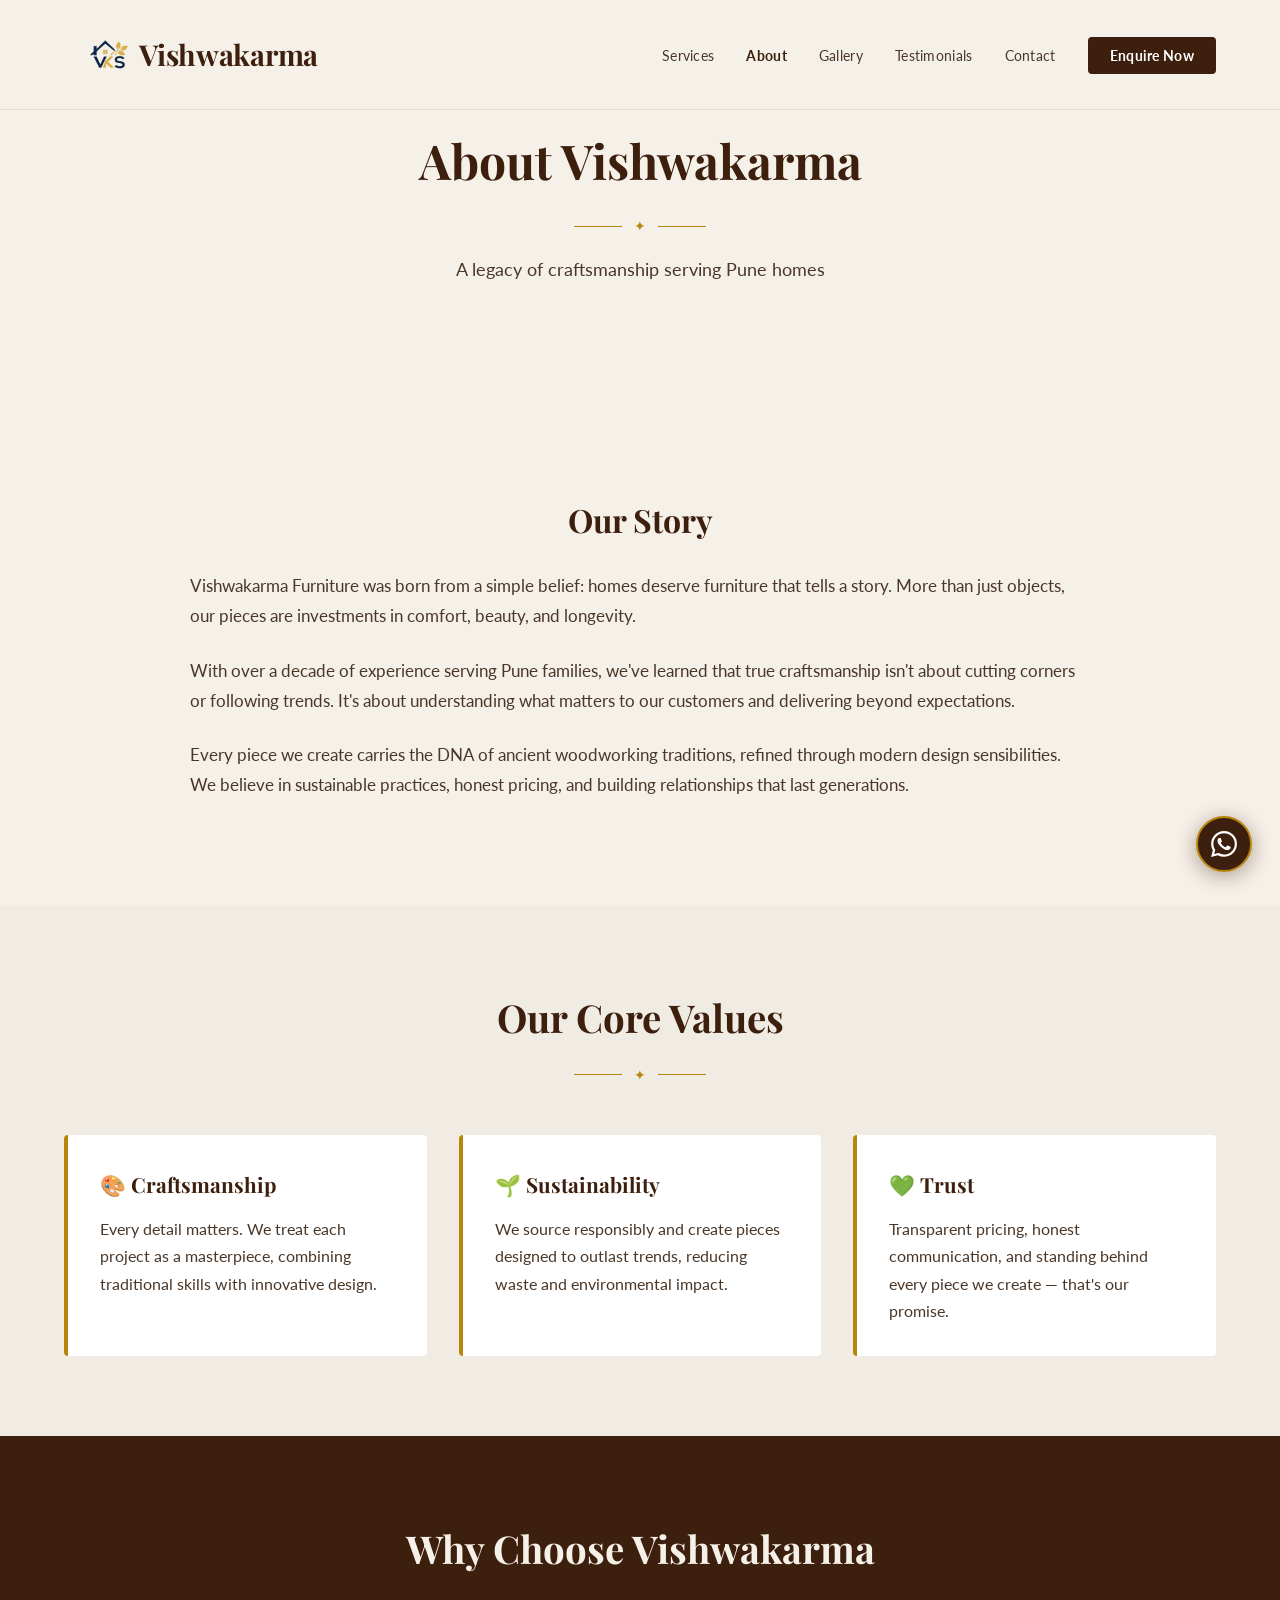
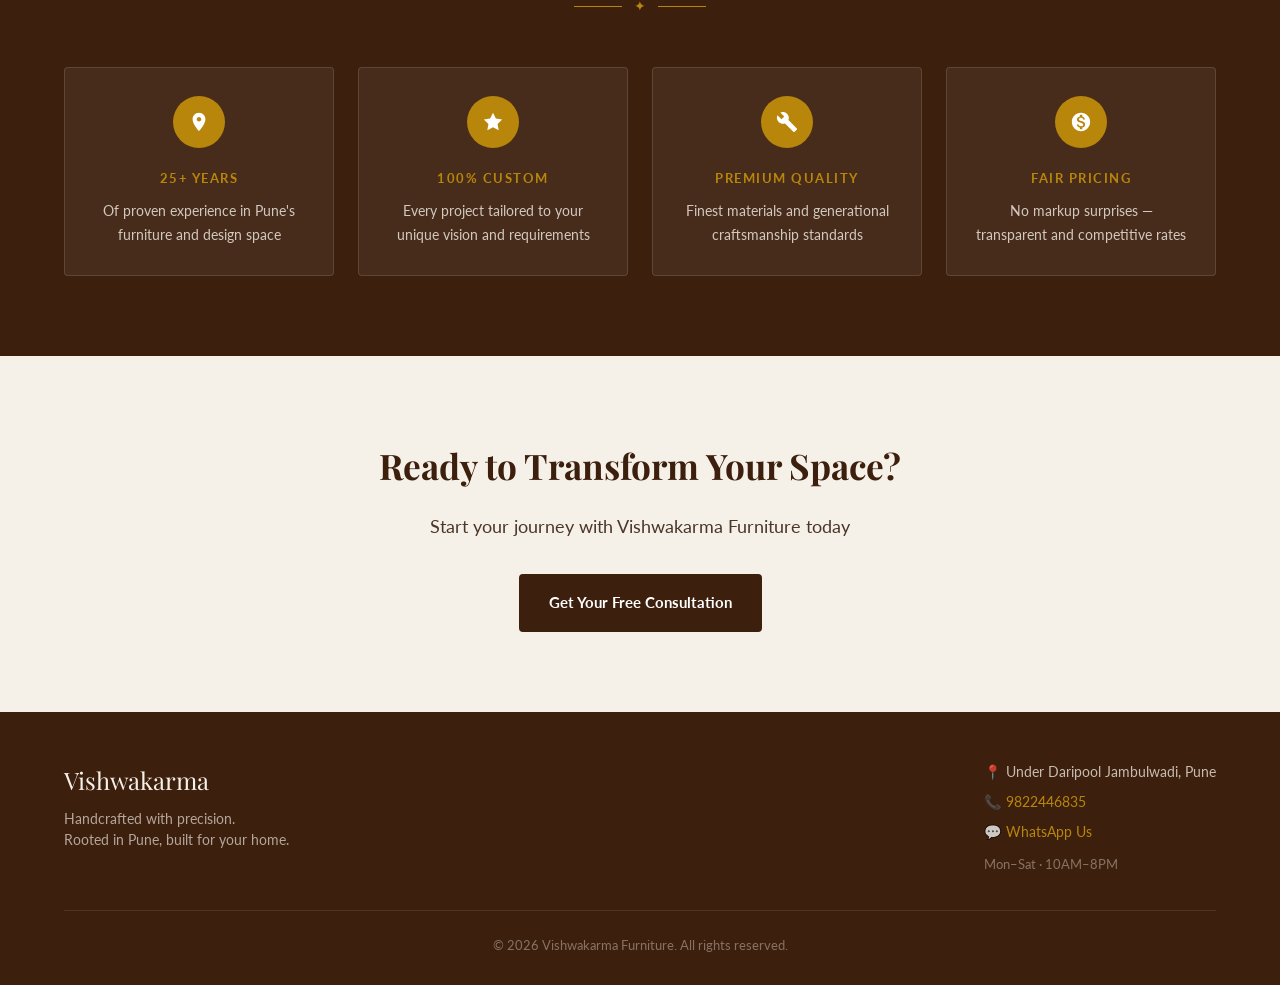
<file: pages/about.html>
<!doctype html>
<html lang="en">
  <head>
    <meta charset="UTF-8" />
    <meta name="viewport" content="width=device-width, initial-scale=1.0" />
    <meta
      name="description"
      content="About Vishwakarma Furniture - Learn our story, craftsmanship, and commitment to quality and innovation."
    />
    <meta
      name="keywords"
      content="about us, company values, furniture craftsmanship, Pune"
    />
    <title>About Us - Vishwakarma Furniture</title>
    <link rel="preconnect" href="https://fonts.googleapis.com" />
    <link
      href="https://fonts.googleapis.com/css2?family=Playfair+Display:ital,wght@0,400;0,600;0,700;1,400&family=Lato:wght@300;400;700&display=swap"
      rel="stylesheet"
    />
    <link rel="stylesheet" href="../css/styles.css" />
  </head>
  <body>
    <!-- NAVBAR -->
    <nav id="navbar">
      <a href="../index.html" class="nav-logo">
        <img
          src="../images/logo.png"
          alt="VK Interiors logo"
          class="nav-logo-img"
        />
        <span>Vishwakarma</span>
      </a>
      <ul class="nav-links">
        <li><a href="services.html">Services</a></li>
        <li><a href="about.html">About</a></li>
        <li><a href="gallery.html">Gallery</a></li>
        <li><a href="testimonials.html">Testimonials</a></li>
        <li><a href="contact.html">Contact</a></li>
        <li>
          <a href="https://wa.me/919822446835" target="_blank" class="nav-cta"
            >Enquire Now</a
          >
        </li>
      </ul>
      <button class="hamburger" id="hamburger" aria-label="Toggle menu">
        <span></span><span></span><span></span>
      </button>
    </nav>

    <div class="mobile-menu" id="mobileMenu">
      <a href="services.html">Services</a>
      <a href="about.html">About</a>
      <a href="gallery.html">Gallery</a>
      <a href="testimonials.html">Testimonials</a>
      <a href="contact.html">Contact</a>
      <a
        href="https://wa.me/919822446835"
        target="_blank"
        style="color: var(--walnut); font-weight: 700"
        >Enquire on WhatsApp →</a
      >
    </div>

    <!-- HERO SECTION FOR ABOUT PAGE -->
    <section
      style="padding-top: 120px; padding-bottom: 80px; background: var(--cream)"
    >
      <div class="section-inner">
        <div class="section-heading fade-up">
          <h2 style="font-size: 3rem">About Vishwakarma</h2>
          <div class="divider"><span class="divider-icon">✦</span></div>
          <p
            style="
              color: var(--body-brown);
              margin-top: 1rem;
              font-size: 1.1rem;
            "
          >
            A legacy of craftsmanship serving Pune homes
          </p>
        </div>
      </div>
    </section>

    <!-- ABOUT CONTENT -->
    <section id="about" style="background: var(--cream)">
      <div class="section-inner">
        <div style="max-width: 900px; margin: 0 auto">
          <h2
            style="
              font-size: 2rem;
              color: var(--walnut);
              margin-bottom: 1.5rem;
              text-align: center;
            "
          >
            Our Story
          </h2>
          <p
            style="
              font-size: 1.05rem;
              line-height: 1.8;
              margin-bottom: 1.5rem;
              color: var(--body-brown);
            "
          >
            Vishwakarma Furniture was born from a simple belief: homes deserve
            furniture that tells a story. More than just objects, our pieces are
            investments in comfort, beauty, and longevity.
          </p>
          <p
            style="
              font-size: 1.05rem;
              line-height: 1.8;
              margin-bottom: 1.5rem;
              color: var(--body-brown);
            "
          >
            With over a decade of experience serving Pune families, we've
            learned that true craftsmanship isn't about cutting corners or
            following trends. It's about understanding what matters to our
            customers and delivering beyond expectations.
          </p>
          <p
            style="
              font-size: 1.05rem;
              line-height: 1.8;
              margin-bottom: 1.5rem;
              color: var(--body-brown);
            "
          >
            Every piece we create carries the DNA of ancient woodworking
            traditions, refined through modern design sensibilities. We believe
            in sustainable practices, honest pricing, and building relationships
            that last generations.
          </p>
        </div>
      </div>
    </section>

    <!-- VALUES SECTION -->
    <section id="values" style="background: #f0ebe3">
      <div class="section-inner">
        <div class="section-heading fade-up">
          <h2>Our Core Values</h2>
          <div class="divider"><span class="divider-icon">✦</span></div>
        </div>
        <div
          style="
            display: grid;
            grid-template-columns: repeat(auto-fit, minmax(250px, 1fr));
            gap: 2rem;
            margin-top: 3rem;
          "
        >
          <div
            class="fade-up"
            style="
              padding: 2rem;
              background: white;
              border-radius: 4px;
              border-left: 4px solid var(--gold);
            "
          >
            <h3
              style="
                color: var(--walnut);
                margin-bottom: 0.8rem;
                font-size: 1.3rem;
              "
            >
              🎨 Craftsmanship
            </h3>
            <p style="color: var(--body-brown); line-height: 1.7">
              Every detail matters. We treat each project as a masterpiece,
              combining traditional skills with innovative design.
            </p>
          </div>
          <div
            class="fade-up"
            style="
              padding: 2rem;
              background: white;
              border-radius: 4px;
              border-left: 4px solid var(--gold);
              transition-delay: 0.1s;
            "
          >
            <h3
              style="
                color: var(--walnut);
                margin-bottom: 0.8rem;
                font-size: 1.3rem;
              "
            >
              🌱 Sustainability
            </h3>
            <p style="color: var(--body-brown); line-height: 1.7">
              We source responsibly and create pieces designed to outlast
              trends, reducing waste and environmental impact.
            </p>
          </div>
          <div
            class="fade-up"
            style="
              padding: 2rem;
              background: white;
              border-radius: 4px;
              border-left: 4px solid var(--gold);
              transition-delay: 0.2s;
            "
          >
            <h3
              style="
                color: var(--walnut);
                margin-bottom: 0.8rem;
                font-size: 1.3rem;
              "
            >
              💚 Trust
            </h3>
            <p style="color: var(--body-brown); line-height: 1.7">
              Transparent pricing, honest communication, and standing behind
              every piece we create — that's our promise.
            </p>
          </div>
        </div>
      </div>
    </section>

    <!-- WHY US SECTION -->
    <section id="why-us">
      <div class="section-inner">
        <div class="section-heading fade-up">
          <h2>Why Choose Vishwakarma</h2>
          <div class="divider">
            <span class="divider-icon" style="color: var(--gold)">✦</span>
          </div>
        </div>
        <div class="why-us-grid">
          <div class="why-card fade-up">
            <div class="why-icon">
              <svg width="22" height="22" fill="white" viewBox="0 0 24 24">
                <path
                  d="M12 2C8.13 2 5 5.13 5 9c0 5.25 7 13 7 13s7-7.75 7-13c0-3.87-3.13-7-7-7zm0 9.5c-1.38 0-2.5-1.12-2.5-2.5s1.12-2.5 2.5-2.5 2.5 1.12 2.5 2.5-1.12 2.5-2.5 2.5z"
                />
              </svg>
            </div>
            <h4>25+ Years</h4>
            <p>Of proven experience in Pune's furniture and design space</p>
          </div>
          <div class="why-card fade-up" style="transition-delay: 0.1s">
            <div class="why-icon">
              <svg width="22" height="22" fill="white" viewBox="0 0 24 24">
                <path
                  d="M12 2l3.09 6.26L22 9.27l-5 4.87 1.18 6.88L12 17.77l-6.18 3.25L7 14.14 2 9.27l6.91-1.01L12 2z"
                />
              </svg>
            </div>
            <h4>100% Custom</h4>
            <p>Every project tailored to your unique vision and requirements</p>
          </div>
          <div class="why-card fade-up" style="transition-delay: 0.2s">
            <div class="why-icon">
              <svg width="22" height="22" fill="white" viewBox="0 0 24 24">
                <path
                  d="M22.7 19l-9.1-9.1c.9-2.3.4-5-1.5-6.9-2-2-5-2.4-7.4-1.3L9 6 6 9 1.6 4.7C.4 7.1.9 10.1 2.9 12.1c1.9 1.9 4.6 2.4 6.9 1.5l9.1 9.1c.4.4 1 .4 1.4 0l2.3-2.3c.5-.4.5-1.1.1-1.4z"
                />
              </svg>
            </div>
            <h4>Premium Quality</h4>
            <p>Finest materials and generational craftsmanship standards</p>
          </div>
          <div class="why-card fade-up" style="transition-delay: 0.3s">
            <div class="why-icon">
              <svg width="22" height="22" fill="white" viewBox="0 0 24 24">
                <path
                  d="M12 2C6.48 2 2 6.48 2 12s4.48 10 10 10 10-4.48 10-10S17.52 2 12 2zm1.41 16.09V20h-2.67v-1.93c-1.71-.36-3.16-1.46-3.27-3.4h1.96c.1 1.05.82 1.87 2.65 1.87 1.96 0 2.4-.98 2.4-1.59 0-.83-.44-1.61-2.67-2.14-2.48-.6-4.18-1.62-4.18-3.67 0-1.72 1.39-2.84 3.11-3.21V4h2.67v1.95c1.86.45 2.79 1.86 2.85 3.39H14.3c-.05-1.11-.64-1.87-2.22-1.87-1.5 0-2.4.68-2.4 1.64 0 .84.65 1.39 2.67 1.91s4.18 1.39 4.18 3.91c-.01 1.83-1.38 2.83-3.12 3.16z"
                />
              </svg>
            </div>
            <h4>Fair Pricing</h4>
            <p>No markup surprises — transparent and competitive rates</p>
          </div>
        </div>
      </div>
    </section>

    <!-- CTA SECTION -->
    <section
      style="background: var(--cream); padding: 80px 5%; text-align: center"
    >
      <div class="section-inner">
        <h2
          style="font-size: 2.2rem; color: var(--walnut); margin-bottom: 1rem"
        >
          Ready to Transform Your Space?
        </h2>
        <p
          style="
            font-size: 1.1rem;
            color: var(--body-brown);
            margin-bottom: 2rem;
          "
        >
          Start your journey with Vishwakarma Furniture today
        </p>
        <a href="https://wa.me/919822446835" target="_blank" class="btn-primary"
          >Get Your Free Consultation</a
        >
      </div>
    </section>

    <!-- FLOATING WHATSAPP -->
    <a
      href="https://wa.me/919822446835"
      target="_blank"
      class="wa-float"
      aria-label="Chat on WhatsApp"
    >
      <span class="wa-float-tooltip">Chat with us</span>
      <svg width="26" height="26" fill="white" viewBox="0 0 24 24">
        <path
          d="M17.472 14.382c-.297-.149-1.758-.867-2.03-.967-.273-.099-.471-.148-.67.15-.197.297-.767.966-.94 1.164-.173.199-.347.223-.644.075-.297-.15-1.255-.463-2.39-1.475-.883-.788-1.48-1.761-1.653-2.059-.173-.297-.018-.458.13-.606.134-.133.298-.347.446-.52.149-.174.198-.298.298-.497.099-.198.05-.371-.025-.52-.075-.149-.669-1.612-.916-2.207-.242-.579-.487-.5-.669-.51-.173-.008-.371-.01-.57-.01-.198 0-.52.074-.792.372-.272.297-1.04 1.016-1.04 2.479 0 1.462 1.065 2.875 1.213 3.074.149.198 2.096 3.2 5.077 4.487.709.306 1.262.489 1.694.625.712.227 1.36.195 1.871.118.571-.085 1.758-.719 2.006-1.413.248-.694.248-1.289.173-1.413-.074-.124-.272-.198-.57-.347m-5.421 7.403h-.004a9.87 9.87 0 01-5.031-1.378l-.361-.214-3.741.982.998-3.648-.235-.374a9.86 9.86 0 01-1.51-5.26c.001-5.45 4.436-9.884 9.888-9.884 2.64 0 5.122 1.03 6.988 2.898a9.825 9.825 0 012.893 6.994c-.003 5.45-4.437 9.884-9.885 9.884m8.413-18.297A11.815 11.815 0 0012.05 0C5.495 0 .16 5.335.157 11.892c0 2.096.547 4.142 1.588 5.945L.057 24l6.305-1.654a11.882 11.882 0 005.683 1.448h.005c6.554 0 11.890-5.335 11.893-11.893a11.821 11.821 0 00-3.48-8.413z"
        />
      </svg>
    </a>

    <!-- FOOTER -->
    <footer>
      <div class="footer-inner">
        <div class="footer-brand">
          <span class="logo">Vishwakarma</span>
          <p>
            Handcrafted with precision.<br />Rooted in Pune, built for your
            home.
          </p>
        </div>
        <div class="footer-contact">
          <p>📍 Under Daripool Jambulwadi, Pune</p>
          <p>📞 <a href="tel:+919822446835">9822446835</a></p>
          <p>
            💬
            <a href="https://wa.me/919822446835" target="_blank">WhatsApp Us</a>
          </p>
          <p
            style="
              margin-top: 0.6rem;
              font-size: 0.8rem;
              color: rgba(245, 240, 232, 0.4);
            "
          >
            Mon–Sat · 10AM–8PM
          </p>
        </div>
      </div>
      <div class="footer-bottom">
        © 2026 Vishwakarma Furniture. All rights reserved.
      </div>
    </footer>

    <script src="../js/script.js"></script>
  </body>
</html>
</file>
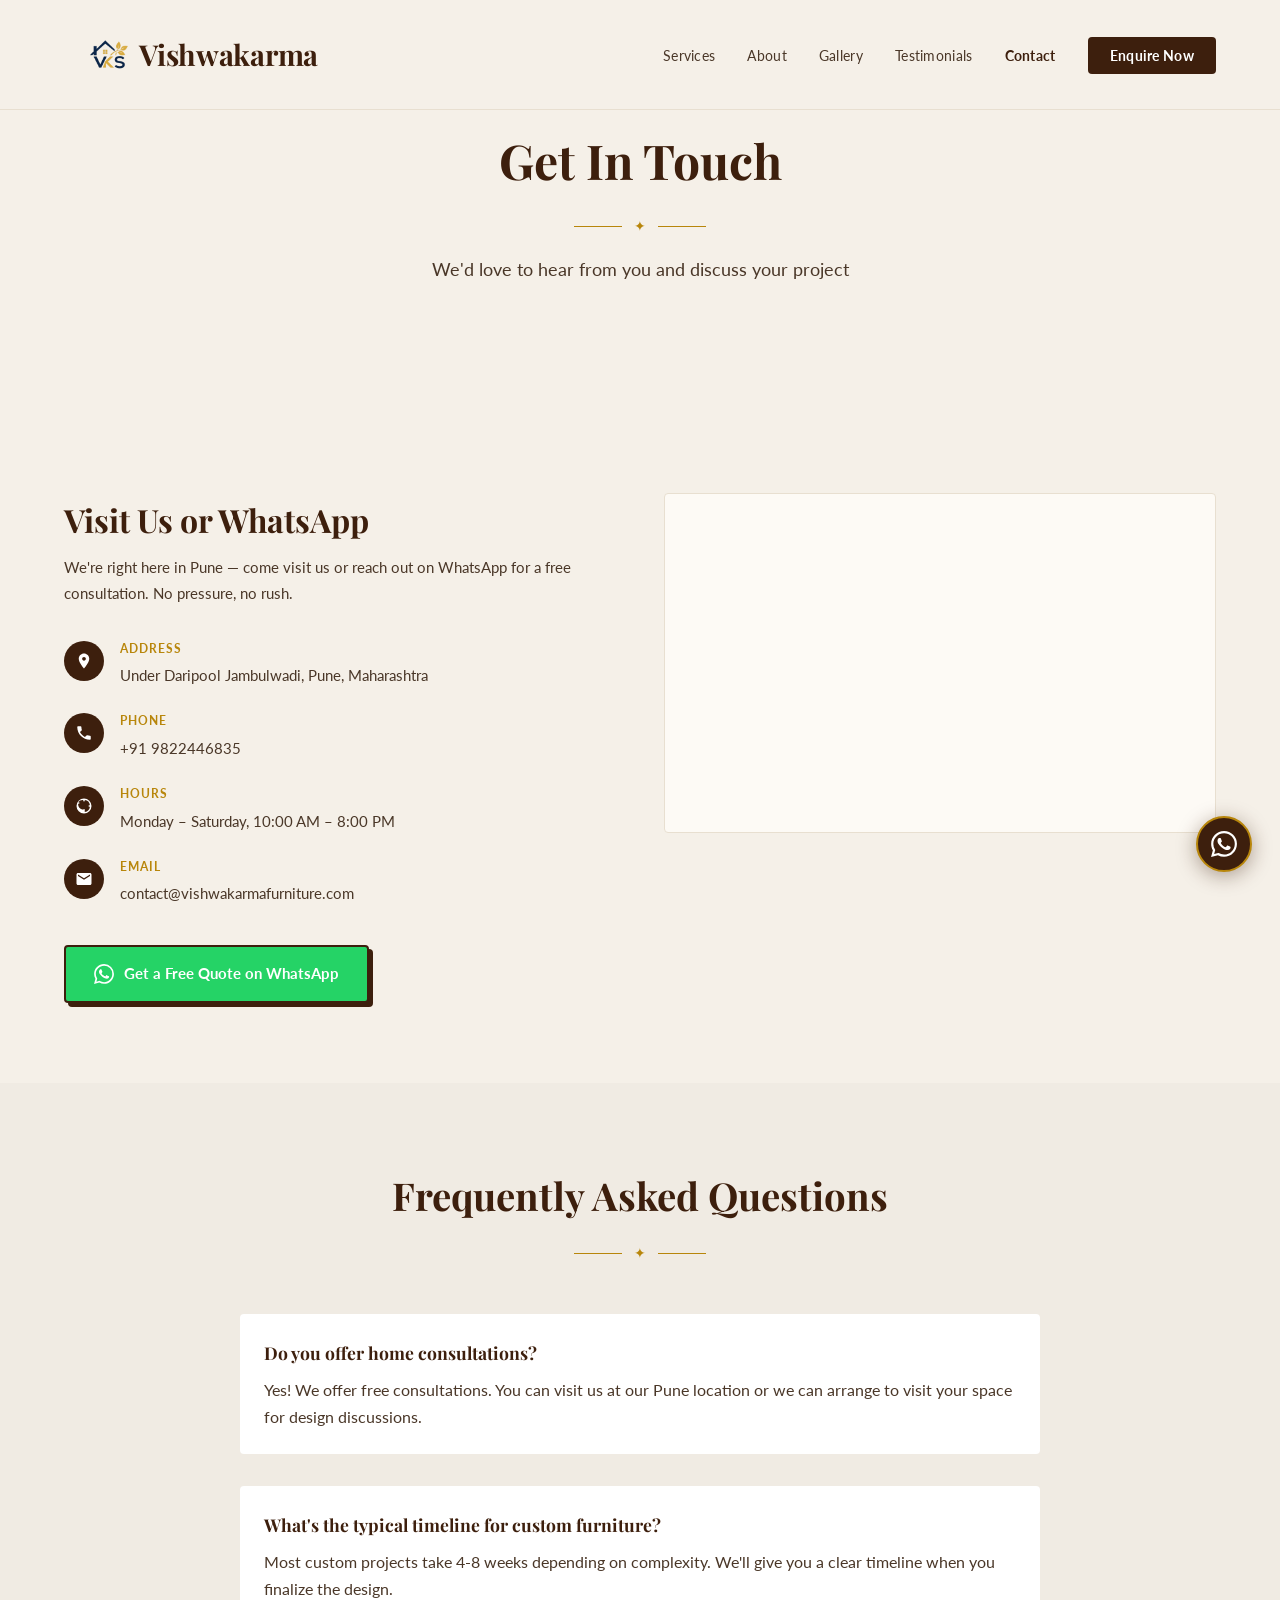
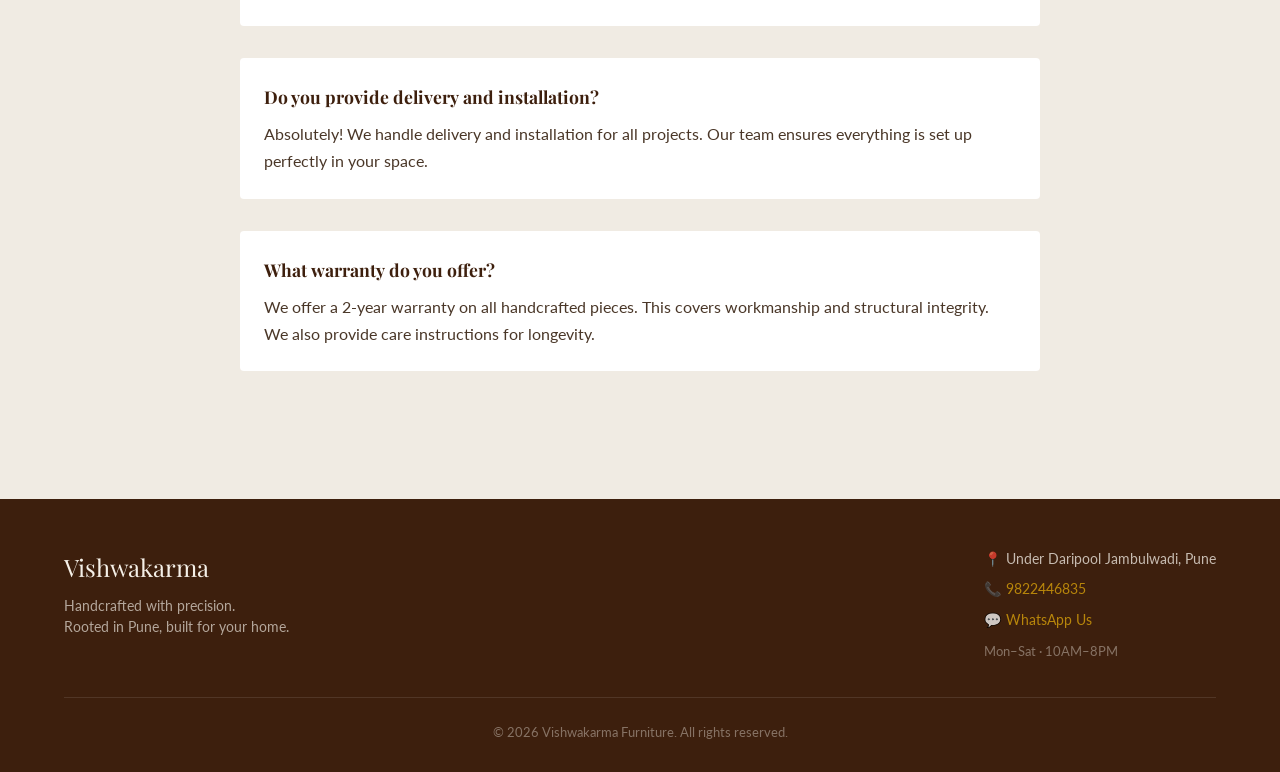
<file: pages/contact.html>
<!doctype html>
<html lang="en">
  <head>
    <meta charset="UTF-8" />
    <meta name="viewport" content="width=device-width, initial-scale=1.0" />
    <meta
      name="description"
      content="Contact Vishwakarma Furniture - Reach us for custom furniture, interior design, or visit our Pune store."
    />
    <meta name="keywords" content="contact, phone, address, WhatsApp, Pune" />
    <title>Contact Us - Vishwakarma Furniture</title>
    <link rel="preconnect" href="https://fonts.googleapis.com" />
    <link
      href="https://fonts.googleapis.com/css2?family=Playfair+Display:ital,wght@0,400;0,600;0,700;1,400&family=Lato:wght@300;400;700&display=swap"
      rel="stylesheet"
    />
    <link rel="stylesheet" href="../css/styles.css" />
  </head>
  <body>
    <!-- NAVBAR -->
    <nav id="navbar">
      <a href="../index.html" class="nav-logo">
        <img
          src="../images/logo.png"
          alt="VK Interiors logo"
          class="nav-logo-img"
        />
        <span>Vishwakarma</span>
      </a>
      <ul class="nav-links">
        <li><a href="services.html">Services</a></li>
        <li><a href="about.html">About</a></li>
        <li><a href="gallery.html">Gallery</a></li>
        <li><a href="testimonials.html">Testimonials</a></li>
        <li><a href="contact.html">Contact</a></li>
        <li>
          <a href="https://wa.me/919822446835" target="_blank" class="nav-cta"
            >Enquire Now</a
          >
        </li>
      </ul>
      <button class="hamburger" id="hamburger" aria-label="Toggle menu">
        <span></span><span></span><span></span>
      </button>
    </nav>

    <div class="mobile-menu" id="mobileMenu">
      <a href="services.html">Services</a>
      <a href="about.html">About</a>
      <a href="gallery.html">Gallery</a>
      <a href="testimonials.html">Testimonials</a>
      <a href="contact.html">Contact</a>
      <a
        href="https://wa.me/919822446835"
        target="_blank"
        style="color: var(--walnut); font-weight: 700"
        >Enquire on WhatsApp →</a
      >
    </div>

    <!-- HERO SECTION FOR CONTACT PAGE -->
    <section
      style="padding-top: 120px; padding-bottom: 80px; background: var(--cream)"
    >
      <div class="section-inner">
        <div class="section-heading fade-up">
          <h2 style="font-size: 3rem">Get In Touch</h2>
          <div class="divider"><span class="divider-icon">✦</span></div>
          <p
            style="
              color: var(--body-brown);
              margin-top: 1rem;
              font-size: 1.1rem;
            "
          >
            We'd love to hear from you and discuss your project
          </p>
        </div>
      </div>
    </section>

    <!-- CONTACT -->
    <section id="contact">
      <div class="section-inner">
        <div class="contact-inner">
          <div class="contact-info fade-up">
            <h2>Visit Us or WhatsApp</h2>
            <p>
              We're right here in Pune — come visit us or reach out on WhatsApp
              for a free consultation. No pressure, no rush.
            </p>

            <div class="contact-item">
              <div class="contact-item-icon">
                <svg width="18" height="18" fill="white" viewBox="0 0 24 24">
                  <path
                    d="M12 2C8.13 2 5 5.13 5 9c0 5.25 7 13 7 13s7-7.75 7-13c0-3.87-3.13-7-7-7zm0 9.5c-1.38 0-2.5-1.12-2.5-2.5s1.12-2.5 2.5-2.5 2.5 1.12 2.5 2.5-1.12 2.5-2.5 2.5z"
                  />
                </svg>
              </div>
              <div class="contact-item-text">
                <strong>Address</strong>
                <span>Under Daripool Jambulwadi, Pune, Maharashtra</span>
              </div>
            </div>

            <div class="contact-item">
              <div class="contact-item-icon">
                <svg width="18" height="18" fill="white" viewBox="0 0 24 24">
                  <path
                    d="M6.62 10.79c1.44 2.83 3.76 5.14 6.59 6.59l2.2-2.2c.27-.27.67-.36 1.02-.24 1.12.37 2.33.57 3.57.57.55 0 1 .45 1 1V20c0 .55-.45 1-1 1-9.39 0-17-7.61-17-17 0-.55.45-1 1-1h3.5c.55 0 1 .45 1 1 0 1.25.2 2.45.57 3.57.11.35.03.74-.25 1.02l-2.2 2.2z"
                  />
                </svg>
              </div>
              <div class="contact-item-text">
                <strong>Phone</strong>
                <a href="tel:+919822446835">+91 9822446835</a>
              </div>
            </div>

            <div class="contact-item">
              <div class="contact-item-icon">
                <svg width="18" height="18" fill="white" viewBox="0 0 24 24">
                  <path
                    d="M12 2a10 10 0 100 20A10 10 0 0012 2zm1 14.93V17a1 1 0 00-2 0v-.07A8.001 8.001 0 014.07 9H5a1 1 0 000-2h-.93A8.001 8.001 0 0111 4.07V5a1 1 0 002 0v-.93A8.001 8.001 0 0119.93 11H19a1 1 0 000 2h.93A8.001 8.001 0 0113 19.93z"
                  />
                </svg>
              </div>
              <div class="contact-item-text">
                <strong>Hours</strong>
                <span>Monday – Saturday, 10:00 AM – 8:00 PM</span>
              </div>
            </div>

            <div class="contact-item">
              <div class="contact-item-icon">
                <svg width="18" height="18" fill="white" viewBox="0 0 24 24">
                  <path
                    d="M20 4H4c-1.1 0-1.99.9-1.99 2L2 18c0 1.1.9 2 2 2h16c1.1 0 2-.9 2-2V6c0-1.1-.9-2-2-2zm0 4l-8 5-8-5V6l8 5 8-5v2z"
                  />
                </svg>
              </div>
              <div class="contact-item-text">
                <strong>Email</strong>
                <a href="mailto:contact@vishwakarmafurniture.com"
                  >contact@vishwakarmafurniture.com</a
                >
              </div>
            </div>

            <a
              href="https://wa.me/919822446835"
              target="_blank"
              class="contact-wa-btn"
            >
              <svg width="20" height="20" fill="white" viewBox="0 0 24 24">
                <path
                  d="M17.472 14.382c-.297-.149-1.758-.867-2.03-.967-.273-.099-.471-.148-.67.15-.197.297-.767.966-.94 1.164-.173.199-.347.223-.644.075-.297-.15-1.255-.463-2.39-1.475-.883-.788-1.48-1.761-1.653-2.059-.173-.297-.018-.458.13-.606.134-.133.298-.347.446-.52.149-.174.198-.298.298-.497.099-.198.05-.371-.025-.52-.075-.149-.669-1.612-.916-2.207-.242-.579-.487-.5-.669-.51-.173-.008-.371-.01-.57-.01-.198 0-.52.074-.792.372-.272.297-1.04 1.016-1.04 2.479 0 1.462 1.065 2.875 1.213 3.074.149.198 2.096 3.2 5.077 4.487.709.306 1.262.489 1.694.625.712.227 1.36.195 1.871.118.571-.085 1.758-.719 2.006-1.413.248-.694.248-1.289.173-1.413-.074-.124-.272-.198-.57-.347m-5.421 7.403h-.004a9.87 9.87 0 01-5.031-1.378l-.361-.214-3.741.982.998-3.648-.235-.374a9.86 9.86 0 01-1.51-5.26c.001-5.45 4.436-9.884 9.888-9.884 2.64 0 5.122 1.03 6.988 2.898a9.825 9.825 0 012.893 6.994c-.003 5.45-4.437 9.884-9.885 9.884m8.413-18.297A11.815 11.815 0 0012.05 0C5.495 0 .16 5.335.157 11.892c0 2.096.547 4.142 1.588 5.945L.057 24l6.305-1.654a11.882 11.882 0 005.683 1.448h.005c6.554 0 11.890-5.335 11.893-11.893a11.821 11.821 0 00-3.48-8.413z"
                />
              </svg>
              Get a Free Quote on WhatsApp
            </a>
          </div>

          <div class="map-placeholder fade-up" style="transition-delay: 0.15s">
            <iframe
              src="https://www.google.com/maps/embed?pb=!1m18!1m12!1m3!1d3783.5!2d73.856!3d18.516!2m3!1f0!2f0!3f0!3m2!1i1024!2i768!4f13.1!3m3!1m2!1s0x0%3A0x0!2zMTjCsDMwJzU3LjYiTiA3M8KwNTEnMjEuNiJF!5e0!3m2!1sen!2sin!4v1234567890"
              allowfullscreen=""
              loading="lazy"
              referrerpolicy="no-referrer-when-downgrade"
              title="Vishwakarma Furniture Location"
            >
            </iframe>
          </div>
        </div>
      </div>
    </section>

    <!-- FAQ SECTION -->
    <section style="background: #f0ebe3; padding: 80px 5%">
      <div class="section-inner">
        <div class="section-heading fade-up">
          <h2>Frequently Asked Questions</h2>
          <div class="divider"><span class="divider-icon">✦</span></div>
        </div>
        <div style="max-width: 800px; margin: 3rem auto">
          <div
            class="fade-up"
            style="
              margin-bottom: 2rem;
              padding: 1.5rem;
              background: white;
              border-radius: 4px;
            "
          >
            <h4
              style="
                color: var(--walnut);
                margin-bottom: 0.5rem;
                font-size: 1.1rem;
              "
            >
              Do you offer home consultations?
            </h4>
            <p style="color: var(--body-brown); line-height: 1.7">
              Yes! We offer free consultations. You can visit us at our Pune
              location or we can arrange to visit your space for design
              discussions.
            </p>
          </div>
          <div
            class="fade-up"
            style="
              margin-bottom: 2rem;
              padding: 1.5rem;
              background: white;
              border-radius: 4px;
              transition-delay: 0.1s;
            "
          >
            <h4
              style="
                color: var(--walnut);
                margin-bottom: 0.5rem;
                font-size: 1.1rem;
              "
            >
              What's the typical timeline for custom furniture?
            </h4>
            <p style="color: var(--body-brown); line-height: 1.7">
              Most custom projects take 4-8 weeks depending on complexity. We'll
              give you a clear timeline when you finalize the design.
            </p>
          </div>
          <div
            class="fade-up"
            style="
              margin-bottom: 2rem;
              padding: 1.5rem;
              background: white;
              border-radius: 4px;
              transition-delay: 0.2s;
            "
          >
            <h4
              style="
                color: var(--walnut);
                margin-bottom: 0.5rem;
                font-size: 1.1rem;
              "
            >
              Do you provide delivery and installation?
            </h4>
            <p style="color: var(--body-brown); line-height: 1.7">
              Absolutely! We handle delivery and installation for all projects.
              Our team ensures everything is set up perfectly in your space.
            </p>
          </div>
          <div
            class="fade-up"
            style="
              margin-bottom: 2rem;
              padding: 1.5rem;
              background: white;
              border-radius: 4px;
              transition-delay: 0.3s;
            "
          >
            <h4
              style="
                color: var(--walnut);
                margin-bottom: 0.5rem;
                font-size: 1.1rem;
              "
            >
              What warranty do you offer?
            </h4>
            <p style="color: var(--body-brown); line-height: 1.7">
              We offer a 2-year warranty on all handcrafted pieces. This covers
              workmanship and structural integrity. We also provide care
              instructions for longevity.
            </p>
          </div>
        </div>
      </div>
    </section>

    <!-- FLOATING WHATSAPP -->
    <a
      href="https://wa.me/919822446835"
      target="_blank"
      class="wa-float"
      aria-label="Chat on WhatsApp"
    >
      <span class="wa-float-tooltip">Chat with us</span>
      <svg width="26" height="26" fill="white" viewBox="0 0 24 24">
        <path
          d="M17.472 14.382c-.297-.149-1.758-.867-2.03-.967-.273-.099-.471-.148-.67.15-.197.297-.767.966-.94 1.164-.173.199-.347.223-.644.075-.297-.15-1.255-.463-2.39-1.475-.883-.788-1.48-1.761-1.653-2.059-.173-.297-.018-.458.13-.606.134-.133.298-.347.446-.52.149-.174.198-.298.298-.497.099-.198.05-.371-.025-.52-.075-.149-.669-1.612-.916-2.207-.242-.579-.487-.5-.669-.51-.173-.008-.371-.01-.57-.01-.198 0-.52.074-.792.372-.272.297-1.04 1.016-1.04 2.479 0 1.462 1.065 2.875 1.213 3.074.149.198 2.096 3.2 5.077 4.487.709.306 1.262.489 1.694.625.712.227 1.36.195 1.871.118.571-.085 1.758-.719 2.006-1.413.248-.694.248-1.289.173-1.413-.074-.124-.272-.198-.57-.347m-5.421 7.403h-.004a9.87 9.87 0 01-5.031-1.378l-.361-.214-3.741.982.998-3.648-.235-.374a9.86 9.86 0 01-1.51-5.26c.001-5.45 4.436-9.884 9.888-9.884 2.64 0 5.122 1.03 6.988 2.898a9.825 9.825 0 012.893 6.994c-.003 5.45-4.437 9.884-9.885 9.884m8.413-18.297A11.815 11.815 0 0012.05 0C5.495 0 .16 5.335.157 11.892c0 2.096.547 4.142 1.588 5.945L.057 24l6.305-1.654a11.882 11.882 0 005.683 1.448h.005c6.554 0 11.890-5.335 11.893-11.893a11.821 11.821 0 00-3.48-8.413z"
        />
      </svg>
    </a>

    <!-- FOOTER -->
    <footer>
      <div class="footer-inner">
        <div class="footer-brand">
          <span class="logo">Vishwakarma</span>
          <p>
            Handcrafted with precision.<br />Rooted in Pune, built for your
            home.
          </p>
        </div>
        <div class="footer-contact">
          <p>📍 Under Daripool Jambulwadi, Pune</p>
          <p>📞 <a href="tel:+919822446835">9822446835</a></p>
          <p>
            💬
            <a href="https://wa.me/919822446835" target="_blank">WhatsApp Us</a>
          </p>
          <p
            style="
              margin-top: 0.6rem;
              font-size: 0.8rem;
              color: rgba(245, 240, 232, 0.4);
            "
          >
            Mon–Sat · 10AM–8PM
          </p>
        </div>
      </div>
      <div class="footer-bottom">
        © 2026 Vishwakarma Furniture. All rights reserved.
      </div>
    </footer>

    <script src="../js/script.js"></script>
  </body>
</html>
</file>
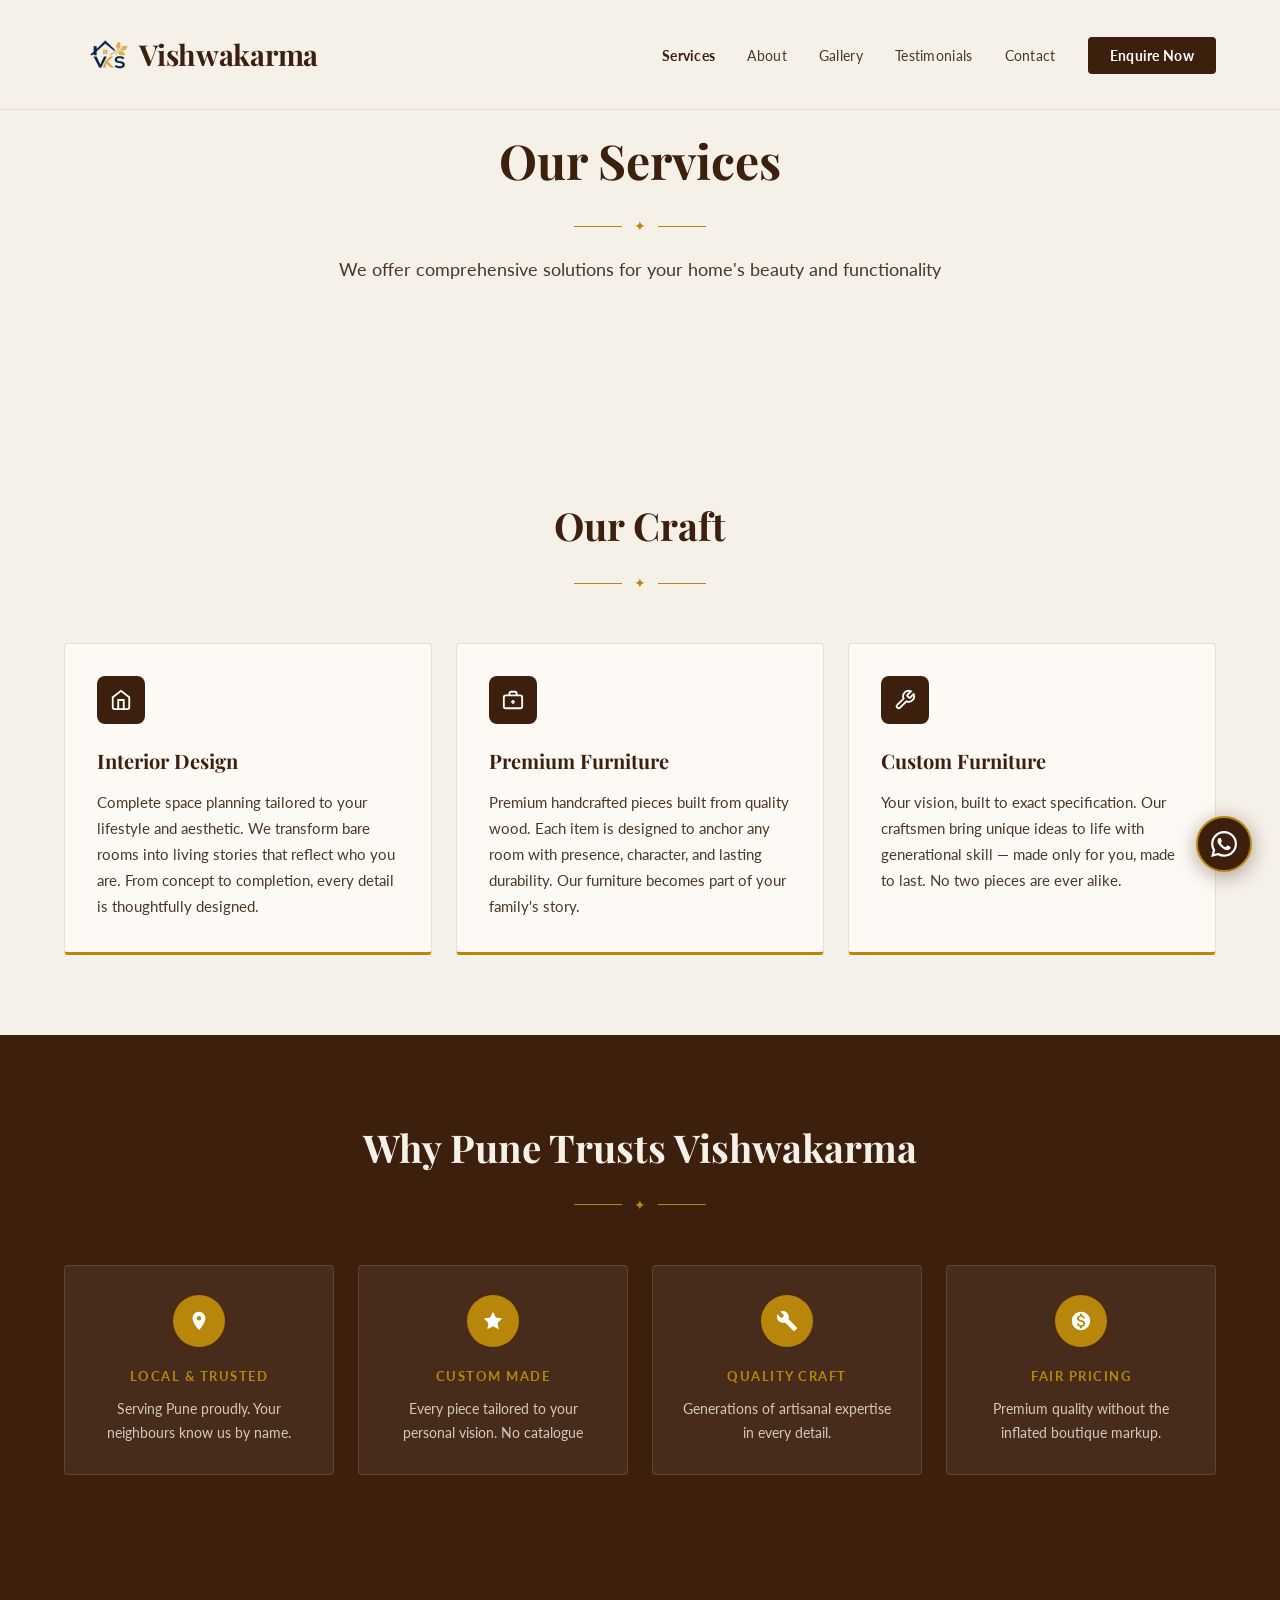
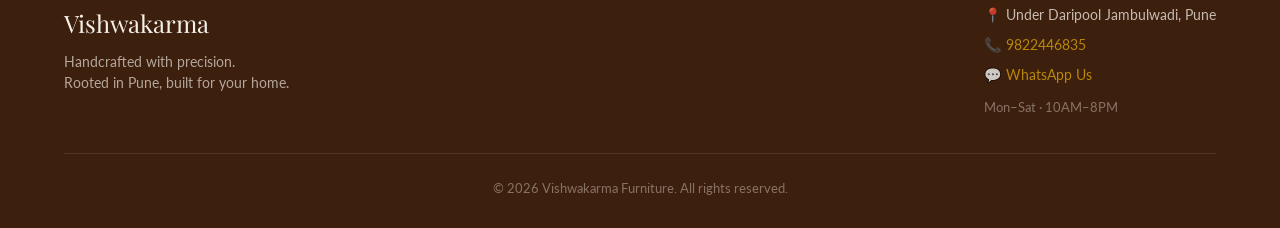
<file: pages/services.html>
<!doctype html>
<html lang="en">
  <head>
    <meta charset="UTF-8" />
    <meta name="viewport" content="width=device-width, initial-scale=1.0" />
    <meta
      name="description"
      content="Services - Vishwakarma Furniture offers interior design, custom furniture, and handcrafted pieces in Pune."
    />
    <meta
      name="keywords"
      content="interior design, custom furniture, furniture services, Pune"
    />
    <title>Our Services - Vishwakarma Furniture</title>
    <link rel="preconnect" href="https://fonts.googleapis.com" />
    <link
      href="https://fonts.googleapis.com/css2?family=Playfair+Display:ital,wght@0,400;0,600;0,700;1,400&family=Lato:wght@300;400;700&display=swap"
      rel="stylesheet"
    />
    <link rel="stylesheet" href="../css/styles.css" />
  </head>
  <body>
    <!-- NAVBAR -->
    <nav id="navbar">
      <a href="../index.html" class="nav-logo">
        <img
          src="../images/logo.png"
          alt="VK Interiors logo"
          class="nav-logo-img"
        />
        <span>Vishwakarma</span>
      </a>
      <ul class="nav-links">
        <li><a href="services.html">Services</a></li>
        <li><a href="about.html">About</a></li>
        <li><a href="gallery.html">Gallery</a></li>
        <li><a href="testimonials.html">Testimonials</a></li>
        <li><a href="contact.html">Contact</a></li>
        <li>
          <a href="https://wa.me/919822446835" target="_blank" class="nav-cta"
            >Enquire Now</a
          >
        </li>
      </ul>
      <button class="hamburger" id="hamburger" aria-label="Toggle menu">
        <span></span><span></span><span></span>
      </button>
    </nav>

    <div class="mobile-menu" id="mobileMenu">
      <a href="services.html">Services</a>
      <a href="about.html">About</a>
      <a href="gallery.html">Gallery</a>
      <a href="testimonials.html">Testimonials</a>
      <a href="contact.html">Contact</a>
      <a
        href="https://wa.me/919822446835"
        target="_blank"
        style="color: var(--walnut); font-weight: 700"
        >Enquire on WhatsApp →</a
      >
    </div>

    <!-- HERO SECTION FOR SERVICES PAGE -->
    <section
      style="padding-top: 120px; padding-bottom: 80px; background: var(--cream)"
    >
      <div class="section-inner">
        <div class="section-heading fade-up">
          <h2 style="font-size: 3rem">Our Services</h2>
          <div class="divider"><span class="divider-icon">✦</span></div>
          <p
            style="
              color: var(--body-brown);
              margin-top: 1rem;
              font-size: 1.1rem;
            "
          >
            We offer comprehensive solutions for your home's beauty and
            functionality
          </p>
        </div>
      </div>
    </section>

    <!-- SERVICES -->
    <section id="services">
      <div class="section-inner">
        <div class="section-heading fade-up">
          <h2>Our Craft</h2>
          <div class="divider"><span class="divider-icon">✦</span></div>
        </div>
        <div class="services-grid">
          <div class="service-card fade-up">
            <div class="service-icon">
              <svg
                width="22"
                height="22"
                fill="none"
                stroke="white"
                stroke-width="2"
                viewBox="0 0 24 24"
              >
                <path d="M3 9l9-7 9 7v11a2 2 0 01-2 2H5a2 2 0 01-2-2z" />
                <polyline points="9 22 9 12 15 12 15 22" />
              </svg>
            </div>
            <h3>Interior Design</h3>
            <p>
              Complete space planning tailored to your lifestyle and aesthetic.
              We transform bare rooms into living stories that reflect who you
              are. From concept to completion, every detail is thoughtfully
              designed.
            </p>
          </div>
          <div class="service-card fade-up" style="transition-delay: 0.1s">
            <div class="service-icon">
              <svg
                width="22"
                height="22"
                fill="none"
                stroke="white"
                stroke-width="2"
                viewBox="0 0 24 24"
              >
                <rect x="2" y="7" width="20" height="14" rx="2" />
                <path d="M16 7V5a2 2 0 00-2-2h-4a2 2 0 00-2 2v2" />
                <line x1="12" y1="12" x2="12" y2="16" />
                <line x1="10" y1="14" x2="14" y2="14" />
              </svg>
            </div>
            <h3>Premium Furniture</h3>
            <p>
              Premium handcrafted pieces built from quality wood. Each item is
              designed to anchor any room with presence, character, and lasting
              durability. Our furniture becomes part of your family's story.
            </p>
          </div>
          <div class="service-card fade-up" style="transition-delay: 0.2s">
            <div class="service-icon">
              <svg
                width="22"
                height="22"
                fill="none"
                stroke="white"
                stroke-width="2"
                viewBox="0 0 24 24"
              >
                <path
                  d="M14.7 6.3a1 1 0 000 1.4l1.6 1.6a1 1 0 001.4 0l3.77-3.77a6 6 0 01-7.94 7.94l-6.91 6.91a2.12 2.12 0 01-3-3l6.91-6.91a6 6 0 017.94-7.94l-3.76 3.76z"
                />
              </svg>
            </div>
            <h3>Custom Furniture</h3>
            <p>
              Your vision, built to exact specification. Our craftsmen bring
              unique ideas to life with generational skill — made only for you,
              made to last. No two pieces are ever alike.
            </p>
          </div>
        </div>
      </div>
    </section>

    <!-- WHY CHOOSE US -->
    <section id="why-us">
      <div class="section-inner">
        <div class="section-heading fade-up">
          <h2>Why Pune Trusts Vishwakarma</h2>
          <div class="divider">
            <span class="divider-icon" style="color: var(--gold)">✦</span>
          </div>
        </div>
        <div class="why-us-grid">
          <div class="why-card fade-up">
            <div class="why-icon">
              <svg width="22" height="22" fill="white" viewBox="0 0 24 24">
                <path
                  d="M12 2C8.13 2 5 5.13 5 9c0 5.25 7 13 7 13s7-7.75 7-13c0-3.87-3.13-7-7-7zm0 9.5c-1.38 0-2.5-1.12-2.5-2.5s1.12-2.5 2.5-2.5 2.5 1.12 2.5 2.5-1.12 2.5-2.5 2.5z"
                />
              </svg>
            </div>
            <h4>Local & Trusted</h4>
            <p>Serving Pune proudly. Your neighbours know us by name.</p>
          </div>
          <div class="why-card fade-up" style="transition-delay: 0.1s">
            <div class="why-icon">
              <svg width="22" height="22" fill="white" viewBox="0 0 24 24">
                <path
                  d="M12 2l3.09 6.26L22 9.27l-5 4.87 1.18 6.88L12 17.77l-6.18 3.25L7 14.14 2 9.27l6.91-1.01L12 2z"
                />
              </svg>
            </div>
            <h4>Custom Made</h4>
            <p>Every piece tailored to your personal vision. No catalogue</p>
          </div>
          <div class="why-card fade-up" style="transition-delay: 0.2s">
            <div class="why-icon">
              <svg width="22" height="22" fill="white" viewBox="0 0 24 24">
                <path
                  d="M22.7 19l-9.1-9.1c.9-2.3.4-5-1.5-6.9-2-2-5-2.4-7.4-1.3L9 6 6 9 1.6 4.7C.4 7.1.9 10.1 2.9 12.1c1.9 1.9 4.6 2.4 6.9 1.5l9.1 9.1c.4.4 1 .4 1.4 0l2.3-2.3c.5-.4.5-1.1.1-1.4z"
                />
              </svg>
            </div>
            <h4>Quality Craft</h4>
            <p>Generations of artisanal expertise in every detail.</p>
          </div>
          <div class="why-card fade-up" style="transition-delay: 0.3s">
            <div class="why-icon">
              <svg width="22" height="22" fill="white" viewBox="0 0 24 24">
                <path
                  d="M12 2C6.48 2 2 6.48 2 12s4.48 10 10 10 10-4.48 10-10S17.52 2 12 2zm1.41 16.09V20h-2.67v-1.93c-1.71-.36-3.16-1.46-3.27-3.4h1.96c.1 1.05.82 1.87 2.65 1.87 1.96 0 2.4-.98 2.4-1.59 0-.83-.44-1.61-2.67-2.14-2.48-.6-4.18-1.62-4.18-3.67 0-1.72 1.39-2.84 3.11-3.21V4h2.67v1.95c1.86.45 2.79 1.86 2.85 3.39H14.3c-.05-1.11-.64-1.87-2.22-1.87-1.5 0-2.4.68-2.4 1.64 0 .84.65 1.39 2.67 1.91s4.18 1.39 4.18 3.91c-.01 1.83-1.38 2.83-3.12 3.16z"
                />
              </svg>
            </div>
            <h4>Fair Pricing</h4>
            <p>Premium quality without the inflated boutique markup.</p>
          </div>
        </div>
      </div>
    </section>

    <!-- FLOATING WHATSAPP -->
    <a
      href="https://wa.me/919822446835"
      target="_blank"
      class="wa-float"
      aria-label="Chat on WhatsApp"
    >
      <span class="wa-float-tooltip">Chat with us</span>
      <svg width="26" height="26" fill="white" viewBox="0 0 24 24">
        <path
          d="M17.472 14.382c-.297-.149-1.758-.867-2.03-.967-.273-.099-.471-.148-.67.15-.197.297-.767.966-.94 1.164-.173.199-.347.223-.644.075-.297-.15-1.255-.463-2.39-1.475-.883-.788-1.48-1.761-1.653-2.059-.173-.297-.018-.458.13-.606.134-.133.298-.347.446-.52.149-.174.198-.298.298-.497.099-.198.05-.371-.025-.52-.075-.149-.669-1.612-.916-2.207-.242-.579-.487-.5-.669-.51-.173-.008-.371-.01-.57-.01-.198 0-.52.074-.792.372-.272.297-1.04 1.016-1.04 2.479 0 1.462 1.065 2.875 1.213 3.074.149.198 2.096 3.2 5.077 4.487.709.306 1.262.489 1.694.625.712.227 1.36.195 1.871.118.571-.085 1.758-.719 2.006-1.413.248-.694.248-1.289.173-1.413-.074-.124-.272-.198-.57-.347m-5.421 7.403h-.004a9.87 9.87 0 01-5.031-1.378l-.361-.214-3.741.982.998-3.648-.235-.374a9.86 9.86 0 01-1.51-5.26c.001-5.45 4.436-9.884 9.888-9.884 2.64 0 5.122 1.03 6.988 2.898a9.825 9.825 0 012.893 6.994c-.003 5.45-4.437 9.884-9.885 9.884m8.413-18.297A11.815 11.815 0 0012.05 0C5.495 0 .16 5.335.157 11.892c0 2.096.547 4.142 1.588 5.945L.057 24l6.305-1.654a11.882 11.882 0 005.683 1.448h.005c6.554 0 11.890-5.335 11.893-11.893a11.821 11.821 0 00-3.48-8.413z"
        />
      </svg>
    </a>

    <!-- FOOTER -->
    <footer>
      <div class="footer-inner">
        <div class="footer-brand">
          <span class="logo">Vishwakarma</span>
          <p>
            Handcrafted with precision.<br />Rooted in Pune, built for your
            home.
          </p>
        </div>
        <div class="footer-contact">
          <p>📍 Under Daripool Jambulwadi, Pune</p>
          <p>📞 <a href="tel:+919822446835">9822446835</a></p>
          <p>
            💬
            <a href="https://wa.me/919822446835" target="_blank">WhatsApp Us</a>
          </p>
          <p
            style="
              margin-top: 0.6rem;
              font-size: 0.8rem;
              color: rgba(245, 240, 232, 0.4);
            "
          >
            Mon–Sat · 10AM–8PM
          </p>
        </div>
      </div>
      <div class="footer-bottom">
        © 2026 Vishwakarma Furniture. All rights reserved.
      </div>
    </footer>

    <script src="../js/script.js"></script>
  </body>
</html>
</file>
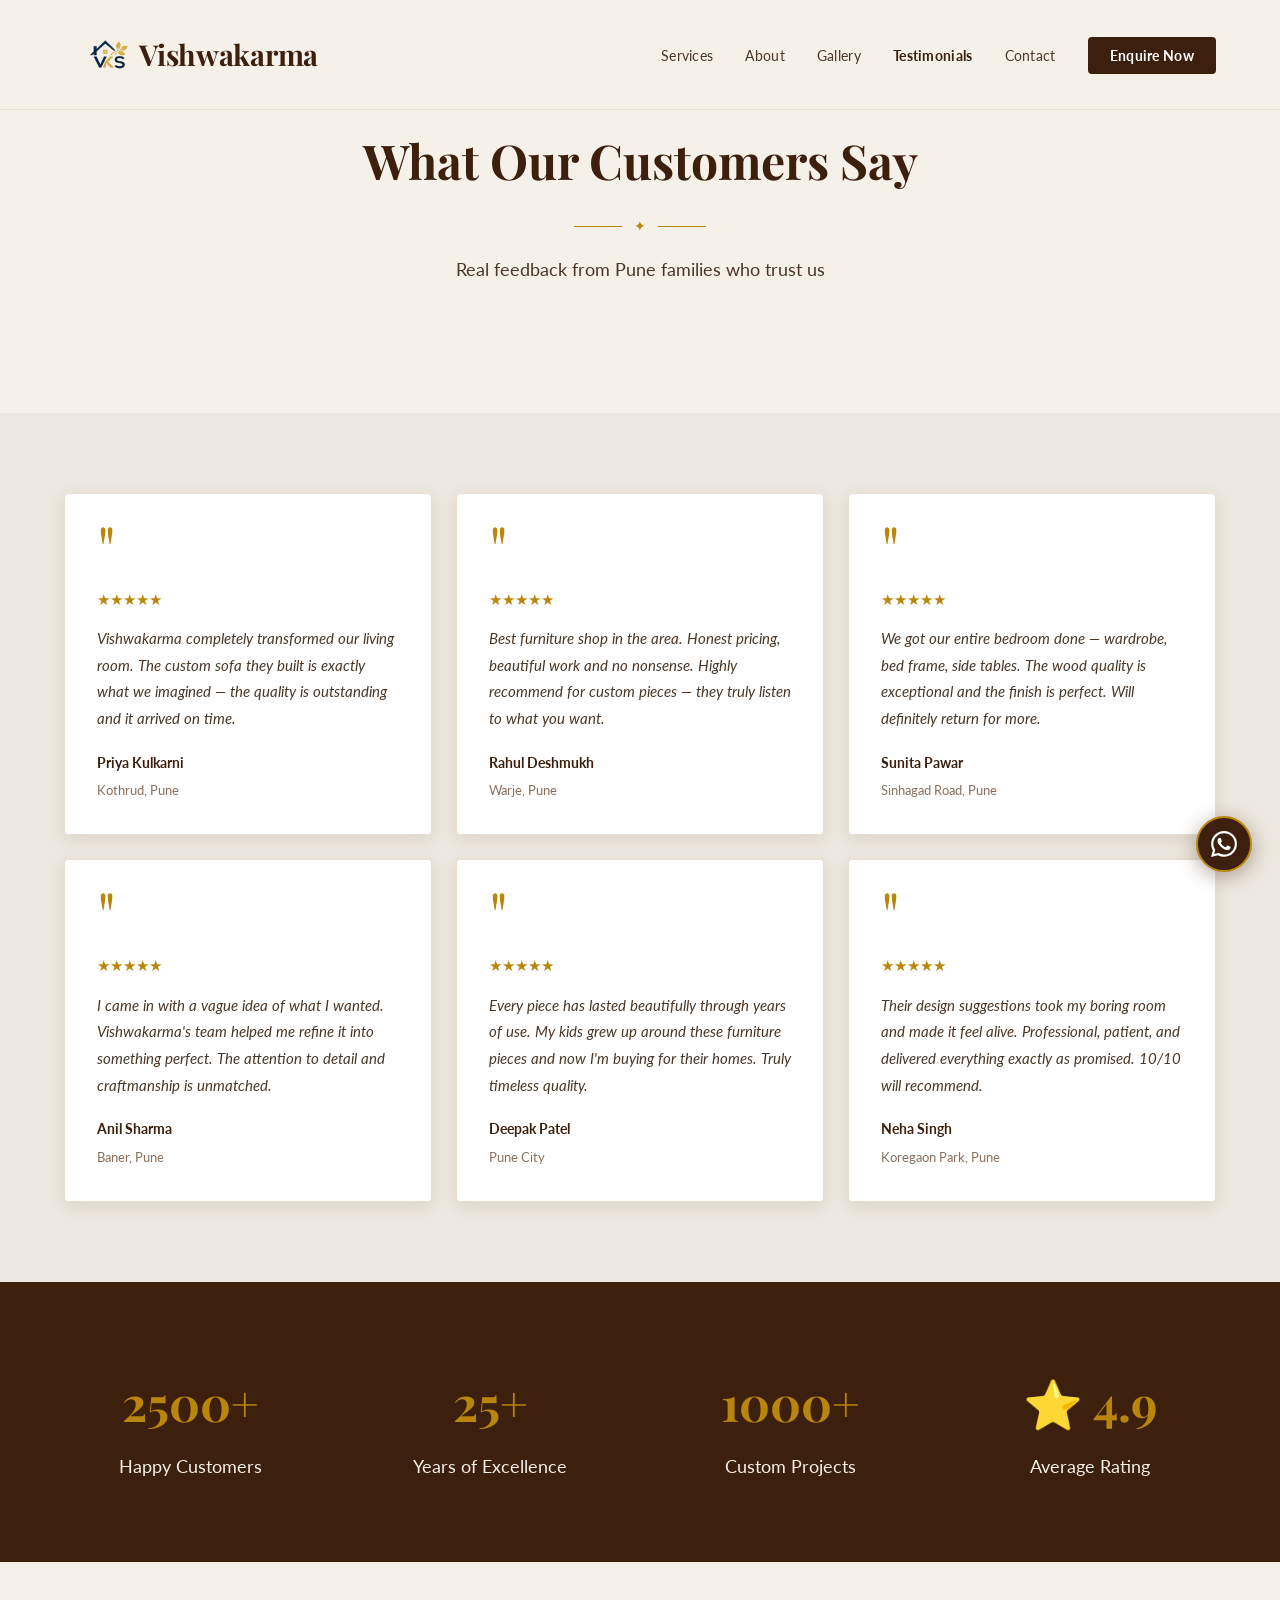
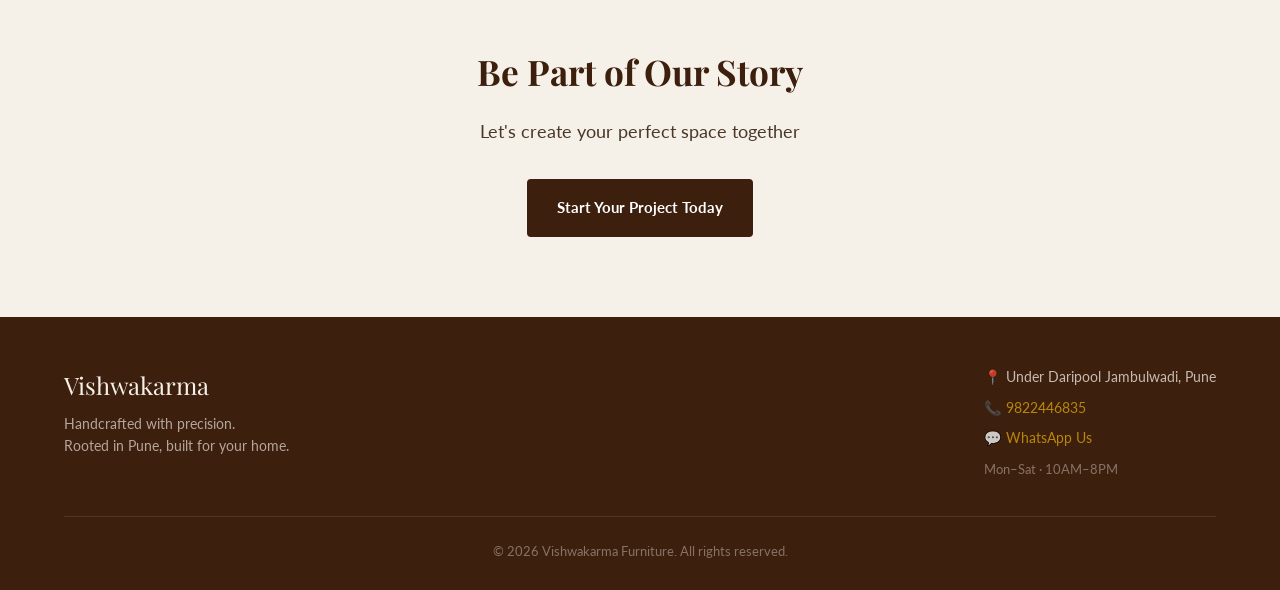
<file: pages/testimonials.html>
<!doctype html>
<html lang="en">
  <head>
    <meta charset="UTF-8" />
    <meta name="viewport" content="width=device-width, initial-scale=1.0" />
    <meta
      name="description"
      content="Testimonials - See what our happy customers from Pune say about our furniture and services."
    />
    <meta
      name="keywords"
      content="testimonials, reviews, customer feedback, Pune"
    />
    <title>Testimonials - Vishwakarma Furniture</title>
    <link rel="preconnect" href="https://fonts.googleapis.com" />
    <link
      href="https://fonts.googleapis.com/css2?family=Playfair+Display:ital,wght@0,400;0,600;0,700;1,400&family=Lato:wght@300;400;700&display=swap"
      rel="stylesheet"
    />
    <link rel="stylesheet" href="../css/styles.css" />
  </head>
  <body>
    <!-- NAVBAR -->
    <nav id="navbar">
      <a href="../index.html" class="nav-logo">
        <img
          src="../images/logo.png"
          alt="VK Interiors logo"
          class="nav-logo-img"
        />
        <span>Vishwakarma</span>
      </a>
      <ul class="nav-links">
        <li><a href="services.html">Services</a></li>
        <li><a href="about.html">About</a></li>
        <li><a href="gallery.html">Gallery</a></li>
        <li><a href="testimonials.html">Testimonials</a></li>
        <li><a href="contact.html">Contact</a></li>
        <li>
          <a href="https://wa.me/919822446835" target="_blank" class="nav-cta"
            >Enquire Now</a
          >
        </li>
      </ul>
      <button class="hamburger" id="hamburger" aria-label="Toggle menu">
        <span></span><span></span><span></span>
      </button>
    </nav>

    <div class="mobile-menu" id="mobileMenu">
      <a href="services.html">Services</a>
      <a href="about.html">About</a>
      <a href="gallery.html">Gallery</a>
      <a href="testimonials.html">Testimonials</a>
      <a href="contact.html">Contact</a>
      <a
        href="https://wa.me/919822446835"
        target="_blank"
        style="color: var(--walnut); font-weight: 700"
        >Enquire on WhatsApp →</a
      >
    </div>

    <!-- HERO SECTION FOR TESTIMONIALS PAGE -->
    <section
      style="padding-top: 120px; padding-bottom: 80px; background: var(--cream)"
    >
      <div class="section-inner">
        <div class="section-heading fade-up">
          <h2 style="font-size: 3rem">What Our Customers Say</h2>
          <div class="divider"><span class="divider-icon">✦</span></div>
          <p
            style="
              color: var(--body-brown);
              margin-top: 1rem;
              font-size: 1.1rem;
            "
          >
            Real feedback from Pune families who trust us
          </p>
        </div>
      </div>
    </section>

    <!-- TESTIMONIALS -->
    <section id="testimonials">
      <div class="section-inner">
        <div class="testimonials-grid">
          <div class="testimonial-card fade-up">
            <span class="quote-mark">"</span>
            <div class="stars">★★★★★</div>
            <p>
              Vishwakarma completely transformed our living room. The custom
              sofa they built is exactly what we imagined — the quality is
              outstanding and it arrived on time.
            </p>
            <div class="reviewer">
              <strong>Priya Kulkarni</strong>
              <span>Kothrud, Pune</span>
            </div>
          </div>
          <div class="testimonial-card fade-up" style="transition-delay: 0.1s">
            <span class="quote-mark">"</span>
            <div class="stars">★★★★★</div>
            <p>
              Best furniture shop in the area. Honest pricing, beautiful work
              and no nonsense. Highly recommend for custom pieces — they truly
              listen to what you want.
            </p>
            <div class="reviewer">
              <strong>Rahul Deshmukh</strong>
              <span>Warje, Pune</span>
            </div>
          </div>
          <div class="testimonial-card fade-up" style="transition-delay: 0.2s">
            <span class="quote-mark">"</span>
            <div class="stars">★★★★★</div>
            <p>
              We got our entire bedroom done — wardrobe, bed frame, side tables.
              The wood quality is exceptional and the finish is perfect. Will
              definitely return for more.
            </p>
            <div class="reviewer">
              <strong>Sunita Pawar</strong>
              <span>Sinhagad Road, Pune</span>
            </div>
          </div>
          <div class="testimonial-card fade-up" style="transition-delay: 0.3s">
            <span class="quote-mark">"</span>
            <div class="stars">★★★★★</div>
            <p>
              I came in with a vague idea of what I wanted. Vishwakarma's team
              helped me refine it into something perfect. The attention to
              detail and craftmanship is unmatched.
            </p>
            <div class="reviewer">
              <strong>Anil Sharma</strong>
              <span>Baner, Pune</span>
            </div>
          </div>
          <div class="testimonial-card fade-up" style="transition-delay: 0.4s">
            <span class="quote-mark">"</span>
            <div class="stars">★★★★★</div>
            <p>
              Every piece has lasted beautifully through years of use. My kids
              grew up around these furniture pieces and now I'm buying for their
              homes. Truly timeless quality.
            </p>
            <div class="reviewer">
              <strong>Deepak Patel</strong>
              <span>Pune City</span>
            </div>
          </div>
          <div class="testimonial-card fade-up" style="transition-delay: 0.5s">
            <span class="quote-mark">"</span>
            <div class="stars">★★★★★</div>
            <p>
              Their design suggestions took my boring room and made it feel
              alive. Professional, patient, and delivered everything exactly as
              promised. 10/10 will recommend.
            </p>
            <div class="reviewer">
              <strong>Neha Singh</strong>
              <span>Koregaon Park, Pune</span>
            </div>
          </div>
        </div>
      </div>
    </section>

    <!-- STATS SECTION -->
    <section
      style="background: var(--walnut); padding: 80px 5%; color: var(--cream)"
    >
      <div class="section-inner">
        <div
          style="
            display: grid;
            grid-template-columns: repeat(auto-fit, minmax(200px, 1fr));
            gap: 3rem;
            text-align: center;
          "
        >
          <div class="fade-up">
            <h3
              style="
                font-size: 3rem;
                color: var(--gold);
                font-weight: 700;
                margin-bottom: 0.5rem;
              "
            >
              2500+
            </h3>
            <p style="font-size: 1.1rem">Happy Customers</p>
          </div>
          <div class="fade-up" style="transition-delay: 0.1s">
            <h3
              style="
                font-size: 3rem;
                color: var(--gold);
                font-weight: 700;
                margin-bottom: 0.5rem;
              "
            >
              25+
            </h3>
            <p style="font-size: 1.1rem">Years of Excellence</p>
          </div>
          <div class="fade-up" style="transition-delay: 0.2s">
            <h3
              style="
                font-size: 3rem;
                color: var(--gold);
                font-weight: 700;
                margin-bottom: 0.5rem;
              "
            >
              1000+
            </h3>
            <p style="font-size: 1.1rem">Custom Projects</p>
          </div>
          <div class="fade-up" style="transition-delay: 0.3s">
            <h3
              style="
                font-size: 3rem;
                color: var(--gold);
                font-weight: 700;
                margin-bottom: 0.5rem;
              "
            >
              ⭐ 4.9
            </h3>
            <p style="font-size: 1.1rem">Average Rating</p>
          </div>
        </div>
      </div>
    </section>

    <!-- CTA SECTION -->
    <section
      style="background: var(--cream); padding: 80px 5%; text-align: center"
    >
      <div class="section-inner">
        <h2
          style="font-size: 2.2rem; color: var(--walnut); margin-bottom: 1rem"
        >
          Be Part of Our Story
        </h2>
        <p
          style="
            font-size: 1.1rem;
            color: var(--body-brown);
            margin-bottom: 2rem;
          "
        >
          Let's create your perfect space together
        </p>
        <a href="https://wa.me/919822446835" target="_blank" class="btn-primary"
          >Start Your Project Today</a
        >
      </div>
    </section>

    <!-- FLOATING WHATSAPP -->
    <a
      href="https://wa.me/919822446835"
      target="_blank"
      class="wa-float"
      aria-label="Chat on WhatsApp"
    >
      <span class="wa-float-tooltip">Chat with us</span>
      <svg width="26" height="26" fill="white" viewBox="0 0 24 24">
        <path
          d="M17.472 14.382c-.297-.149-1.758-.867-2.03-.967-.273-.099-.471-.148-.67.15-.197.297-.767.966-.94 1.164-.173.199-.347.223-.644.075-.297-.15-1.255-.463-2.39-1.475-.883-.788-1.48-1.761-1.653-2.059-.173-.297-.018-.458.13-.606.134-.133.298-.347.446-.52.149-.174.198-.298.298-.497.099-.198.05-.371-.025-.52-.075-.149-.669-1.612-.916-2.207-.242-.579-.487-.5-.669-.51-.173-.008-.371-.01-.57-.01-.198 0-.52.074-.792.372-.272.297-1.04 1.016-1.04 2.479 0 1.462 1.065 2.875 1.213 3.074.149.198 2.096 3.2 5.077 4.487.709.306 1.262.489 1.694.625.712.227 1.36.195 1.871.118.571-.085 1.758-.719 2.006-1.413.248-.694.248-1.289.173-1.413-.074-.124-.272-.198-.57-.347m-5.421 7.403h-.004a9.87 9.87 0 01-5.031-1.378l-.361-.214-3.741.982.998-3.648-.235-.374a9.86 9.86 0 01-1.51-5.26c.001-5.45 4.436-9.884 9.888-9.884 2.64 0 5.122 1.03 6.988 2.898a9.825 9.825 0 012.893 6.994c-.003 5.45-4.437 9.884-9.885 9.884m8.413-18.297A11.815 11.815 0 0012.05 0C5.495 0 .16 5.335.157 11.892c0 2.096.547 4.142 1.588 5.945L.057 24l6.305-1.654a11.882 11.882 0 005.683 1.448h.005c6.554 0 11.890-5.335 11.893-11.893a11.821 11.821 0 00-3.48-8.413z"
        />
      </svg>
    </a>

    <!-- FOOTER -->
    <footer>
      <div class="footer-inner">
        <div class="footer-brand">
          <span class="logo">Vishwakarma</span>
          <p>
            Handcrafted with precision.<br />Rooted in Pune, built for your
            home.
          </p>
        </div>
        <div class="footer-contact">
          <p>📍 Under Daripool Jambulwadi, Pune</p>
          <p>📞 <a href="tel:+919822446835">9822446835</a></p>
          <p>
            💬
            <a href="https://wa.me/919822446835" target="_blank">WhatsApp Us</a>
          </p>
          <p
            style="
              margin-top: 0.6rem;
              font-size: 0.8rem;
              color: rgba(245, 240, 232, 0.4);
            "
          >
            Mon–Sat · 10AM–8PM
          </p>
        </div>
      </div>
      <div class="footer-bottom">
        © 2026 Vishwakarma Furniture. All rights reserved.
      </div>
    </footer>

    <script src="../js/script.js"></script>
  </body>
</html>
</file>
<file: css/styles.css>
:root {
  --cream: #f5f0e8;
  --walnut: #3d1f0d;
  --walnut-light: #5c3317;
  --gold: #b8860b;
  --gold-light: #d4a017;
  --body-brown: #4a3728;
  --card-bg: #fdfaf5;
  --white: #ffffff;
  --border: #e8dfd0;
  --shadow: rgba(61, 31, 13, 0.1);
}

* {
  margin: 0;
  padding: 0;
  box-sizing: border-box;
}

html {
  scroll-behavior: smooth;
}

body {
  font-family: "Lato", sans-serif;
  background: var(--cream);
  color: var(--body-brown);
  font-size: 16px;
  line-height: 1.7;
  overflow-x: hidden;
}

body.no-scroll {
  overflow: hidden;
}

h1,
h2,
h3,
h4 {
  font-family: "Playfair Display", serif;
}

/* ── NAVBAR ── */
nav {
  position: fixed;
  top: 0;
  left: 0;
  right: 0;
  z-index: 1000;
  background: rgba(245, 240, 232, 0.97);
  backdrop-filter: blur(8px);
  border-bottom: 1px solid var(--border);
  padding: 0 5%;
  display: flex;
  align-items: center;
  justify-content: space-between;
  height: 110px;
  transition: box-shadow 0.3s;
}
nav.scrolled {
  box-shadow: 0 2px 20px var(--shadow);
}

.nav-logo {
  font-family: "Playfair Display", serif;
  font-size: 1.8rem;
  font-weight: 700;
  color: var(--walnut);
  text-decoration: none;
  letter-spacing: -0.3px;
  transition: opacity 0.2s;
  display: inline-flex;
  align-items: center;
  gap: 0;
  line-height: 1;
}
.nav-logo:hover {
  opacity: 0.8;
}

.nav-logo span {
  display: block;
  margin-left: -1.05rem;
}

.nav-logo-img {
  width: 92px;
  height: 92px;
  object-fit: contain;
  display: block;
  flex-shrink: 0;
}

.nav-links {
  display: flex;
  gap: 2rem;
  list-style: none;
  align-items: center;
}
.nav-links a {
  text-decoration: none;
  color: var(--body-brown);
  font-size: 0.9rem;
  font-weight: 400;
  letter-spacing: 0.3px;
  transition: color 0.2s;
}
.nav-links a:hover,
.nav-links a.active {
  color: var(--walnut);
  font-weight: 700;
}

.nav-cta {
  background: var(--walnut);
  color: var(--white) !important;
  padding: 10px 22px;
  border-radius: 4px;
  font-weight: 700 !important;
  transition: background 0.2s !important;
  text-decoration: none;
}
.nav-cta:hover {
  background: var(--walnut-light) !important;
  color: var(--white) !important;
}

.hamburger {
  display: none;
  flex-direction: column;
  gap: 5px;
  cursor: pointer;
  background: none;
  border: none;
  padding: 4px;
}
.hamburger span {
  display: block;
  width: 24px;
  height: 2px;
  background: var(--walnut);
  border-radius: 2px;
  transition: 0.3s;
}

.mobile-menu {
  display: none;
  position: fixed;
  top: 80px;
  left: 0;
  right: 0;
  background: var(--cream);
  border-bottom: 1px solid var(--border);
  padding: 1.5rem 5%;
  flex-direction: column;
  gap: 1.2rem;
  z-index: 999;
  box-shadow: 0 8px 24px var(--shadow);
}
.mobile-menu.open {
  display: flex;
}
.mobile-menu a {
  text-decoration: none;
  color: var(--body-brown);
  font-size: 1rem;
  font-weight: 400;
  padding: 0.3rem 0;
  border-bottom: 1px solid var(--border);
}
.mobile-menu a:last-child {
  border-bottom: none;
}

/* ── HERO ── */
#hero {
  min-height: 100vh;
  padding: 135px 5% 80px;
  display: flex;
  align-items: center;
  background: var(--cream);
}
.hero-inner {
  max-width: 1200px;
  margin: 0 auto;
  width: 100%;
  display: grid;
  grid-template-columns: 55% 45%;
  gap: 4rem;
  align-items: center;
}
.hero-badge {
  display: inline-flex;
  align-items: center;
  gap: 10px;
  margin-bottom: 1.2rem;
}
.hero-badge span {
  font-size: 0.75rem;
  font-weight: 700;
  letter-spacing: 2px;
  text-transform: uppercase;
  color: var(--gold);
}
.hero-badge::before,
.hero-badge::after {
  content: "";
  display: block;
  width: 32px;
  height: 1px;
  background: var(--gold);
}

.hero-text h1 {
  font-size: clamp(2.4rem, 4vw, 3.4rem);
  color: var(--walnut);
  line-height: 1.15;
  margin-bottom: 1.2rem;
  font-weight: 700;
}
.hero-text p {
  font-size: 1.05rem;
  color: var(--body-brown);
  max-width: 480px;
  margin-bottom: 2rem;
  line-height: 1.75;
}
.hero-actions {
  display: flex;
  gap: 1rem;
  align-items: center;
  flex-wrap: wrap;
}

.btn-primary {
  display: inline-flex;
  align-items: center;
  gap: 10px;
  background: var(--walnut);
  color: var(--white);
  padding: 14px 28px;
  border-radius: 4px;
  text-decoration: none;
  font-weight: 700;
  font-size: 0.95rem;
  transition:
    background 0.2s,
    transform 0.15s;
  border: 2px solid var(--walnut);
  cursor: pointer;
}
.btn-primary:hover {
  background: var(--walnut-light);
  transform: translateY(-1px);
}
.btn-primary svg {
  flex-shrink: 0;
}

.btn-secondary {
  display: inline-flex;
  align-items: center;
  gap: 6px;
  color: var(--gold);
  font-weight: 700;
  font-size: 0.95rem;
  text-decoration: none;
  border-bottom: 1px solid var(--gold);
  padding-bottom: 2px;
  transition: color 0.2s;
}
.btn-secondary:hover {
  color: var(--gold-light);
}

.hero-image {
  position: relative;
}
.hero-image img {
  width: 100%;
  height: 500px;
  object-fit: cover;
  border-radius: 4px;
  box-shadow:
    12px 12px 0 var(--border),
    14px 14px 0 var(--gold);
}
.hero-image-badge {
  position: absolute;
  bottom: -16px;
  left: -16px;
  background: var(--walnut);
  color: var(--white);
  padding: 14px 20px;
  border-radius: 4px;
  font-family: "Playfair Display", serif;
  box-shadow: 0 4px 16px var(--shadow);
}
.hero-image-badge .num {
  font-size: 1.8rem;
  font-weight: 700;
  display: block;
  line-height: 1;
}
.hero-image-badge .label {
  font-size: 0.7rem;
  letter-spacing: 1px;
  text-transform: uppercase;
  opacity: 0.8;
  font-family: "Lato", sans-serif;
}

/* ── SECTION COMMON ── */
section {
  padding: 80px 5%;
}
.section-inner {
  max-width: 1200px;
  margin: 0 auto;
}

.section-heading {
  text-align: center;
  margin-bottom: 3rem;
}
.section-heading h2 {
  font-size: clamp(1.8rem, 3vw, 2.6rem);
  color: var(--walnut);
  margin-bottom: 0.8rem;
}
.section-heading .divider {
  display: flex;
  align-items: center;
  justify-content: center;
  gap: 12px;
}
.section-heading .divider::before,
.section-heading .divider::after {
  content: "";
  display: block;
  width: 48px;
  height: 1px;
  background: var(--gold);
}
.section-heading .divider-icon {
  color: var(--gold);
  font-size: 0.9rem;
}

/* ── SERVICES ── */
#services {
  background: var(--cream);
}

.services-grid {
  display: grid;
  grid-template-columns: repeat(3, 1fr);
  gap: 1.5rem;
}
.service-card {
  background: var(--card-bg);
  border: 1px solid var(--border);
  border-bottom: 3px solid var(--gold);
  border-radius: 4px;
  padding: 2rem;
  transition:
    transform 0.2s,
    box-shadow 0.2s;
}
.service-card:hover {
  transform: translateY(-4px);
  box-shadow: 0 12px 32px var(--shadow);
}
.service-icon {
  width: 48px;
  height: 48px;
  background: var(--walnut);
  border-radius: 8px;
  display: flex;
  align-items: center;
  justify-content: center;
  margin-bottom: 1.2rem;
}
.service-card h3 {
  font-size: 1.25rem;
  color: var(--walnut);
  margin-bottom: 0.8rem;
}
.service-card p {
  font-size: 0.95rem;
  color: var(--body-brown);
  line-height: 1.7;
}

/* ── WHY US ── */
#why-us {
  background: var(--walnut);
  padding: 80px 5%;
}
#why-us .section-heading h2 {
  color: var(--cream);
}
#why-us .section-heading .divider::before,
#why-us .section-heading .divider::after {
  background: var(--gold);
}

.why-us-grid {
  display: grid;
  grid-template-columns: repeat(4, 1fr);
  gap: 1.5rem;
}
.why-card {
  background: rgba(255, 255, 255, 0.06);
  border: 1px solid rgba(255, 255, 255, 0.12);
  border-radius: 4px;
  padding: 1.8rem;
  text-align: center;
  transition: background 0.2s;
}
.why-card:hover {
  background: rgba(255, 255, 255, 0.1);
}
.why-icon {
  width: 52px;
  height: 52px;
  background: var(--gold);
  border-radius: 50%;
  display: flex;
  align-items: center;
  justify-content: center;
  margin: 0 auto 1.2rem;
}
.why-card h4 {
  font-family: "Lato", sans-serif;
  font-weight: 700;
  font-size: 0.8rem;
  letter-spacing: 1.5px;
  text-transform: uppercase;
  color: var(--gold);
  margin-bottom: 0.6rem;
}
.why-card p {
  font-size: 0.9rem;
  color: rgba(245, 240, 232, 0.8);
  line-height: 1.65;
}

/* ── GALLERY ── */
#gallery {
  background: var(--cream);
}

.gallery-grid {
  display: grid;
  grid-template-columns: repeat(3, 1fr);
  grid-auto-rows: 240px;
  gap: 1rem;
}
.gallery-item {
  position: relative;
  overflow: hidden;
  border-radius: 4px;
  cursor: pointer;
}
.gallery-item img {
  width: 100%;
  height: 100%;
  object-fit: cover;
  transition: transform 0.4s;
}
.gallery-item:hover img {
  transform: scale(1.06);
}
.gallery-overlay {
  position: absolute;
  inset: 0;
  background: rgba(61, 31, 13, 0);
  border: 2px solid transparent;
  display: flex;
  align-items: flex-end;
  padding: 1rem;
  transition: all 0.3s;
  pointer-events: none;
}
.gallery-item:hover .gallery-overlay {
  background: rgba(61, 31, 13, 0.5);
  border-color: var(--gold);
}
.gallery-caption {
  font-family: "Playfair Display", serif;
  color: var(--white);
  font-size: 0.95rem;
  opacity: 0;
  transform: translateY(8px);
  transition: all 0.3s;
  pointer-events: none;
}
.gallery-item:hover .gallery-caption {
  opacity: 1;
  transform: translateY(0);
}

/* ── GALLERY LIGHTBOX ── */
.lightbox {
  position: fixed;
  inset: 0;
  background: rgba(17, 12, 8, 0.85);
  display: flex;
  align-items: center;
  justify-content: center;
  padding: 24px;
  opacity: 0;
  visibility: hidden;
  transition:
    opacity 0.2s ease,
    visibility 0.2s ease;
  z-index: 1200;
}
.lightbox.open {
  opacity: 1;
  visibility: visible;
}
.lightbox-content {
  max-width: min(1100px, 92vw);
  max-height: 84vh;
  width: 100%;
  display: flex;
  align-items: center;
  justify-content: center;
}
.lightbox-content img {
  max-width: 100%;
  max-height: 84vh;
  width: auto;
  height: auto;
  border-radius: 6px;
  box-shadow: 0 18px 48px rgba(0, 0, 0, 0.35);
}
.lightbox-close {
  position: absolute;
  top: 16px;
  right: 18px;
  width: 42px;
  height: 42px;
  border: none;
  border-radius: 50%;
  background: rgba(255, 255, 255, 0.12);
  color: var(--white);
  font-size: 1.4rem;
  cursor: pointer;
  display: inline-flex;
  align-items: center;
  justify-content: center;
  transition: background 0.2s ease;
}
.lightbox-close:hover {
  background: rgba(255, 255, 255, 0.2);
}

/* ── TESTIMONIALS ── */
#testimonials {
  background: #ede8df;
}

.testimonials-grid {
  display: grid;
  grid-template-columns: repeat(3, 1fr);
  gap: 1.5rem;
}
.testimonial-card {
  background: var(--white);
  border: 1px solid var(--border);
  border-radius: 4px;
  padding: 2rem;
  box-shadow: 0 4px 16px var(--shadow);
  position: relative;
}
.quote-mark {
  font-family: "Playfair Display", serif;
  font-size: 4rem;
  color: var(--gold);
  line-height: 0.7;
  margin-bottom: 1rem;
  display: block;
}
.testimonial-card p {
  font-size: 0.95rem;
  color: var(--body-brown);
  line-height: 1.75;
  margin-bottom: 1.2rem;
  font-style: italic;
}
.stars {
  color: var(--gold);
  font-size: 0.95rem;
  margin-bottom: 0.8rem;
}
.reviewer strong {
  display: block;
  font-size: 0.9rem;
  color: var(--walnut);
  font-weight: 700;
}
.reviewer span {
  font-size: 0.8rem;
  color: #8a7060;
}

/* ── CONTACT ── */
#contact {
  background: var(--cream);
}

.contact-inner {
  display: grid;
  grid-template-columns: 1fr 1fr;
  gap: 3rem;
  align-items: start;
}
.contact-info h2 {
  font-size: 2rem;
  color: var(--walnut);
  margin-bottom: 0.5rem;
}
.contact-info > p {
  color: var(--body-brown);
  margin-bottom: 2rem;
  font-size: 0.95rem;
}

.contact-item {
  display: flex;
  align-items: flex-start;
  gap: 1rem;
  margin-bottom: 1.4rem;
}
.contact-item-icon {
  width: 40px;
  height: 40px;
  background: var(--walnut);
  border-radius: 50%;
  display: flex;
  align-items: center;
  justify-content: center;
  flex-shrink: 0;
  margin-top: 2px;
}
.contact-item-text strong {
  display: block;
  font-size: 0.75rem;
  letter-spacing: 1px;
  text-transform: uppercase;
  color: var(--gold);
  margin-bottom: 2px;
}
.contact-item-text a,
.contact-item-text span {
  color: var(--body-brown);
  text-decoration: none;
  font-size: 0.95rem;
}
.contact-item-text a:hover {
  color: var(--walnut);
}

.contact-wa-btn {
  display: inline-flex;
  align-items: center;
  gap: 10px;
  background: #25d366;
  color: var(--white);
  padding: 14px 28px;
  border-radius: 4px;
  text-decoration: none;
  font-weight: 700;
  font-size: 0.95rem;
  margin-top: 1rem;
  border: 2px solid var(--walnut);
  box-shadow: 4px 4px 0 var(--walnut);
  transition:
    transform 0.15s,
    box-shadow 0.15s;
}
.contact-wa-btn:hover {
  transform: translate(-2px, -2px);
  box-shadow: 6px 6px 0 var(--walnut);
}

.map-placeholder {
  background: var(--card-bg);
  border: 1px solid var(--border);
  border-radius: 4px;
  overflow: hidden;
  height: 340px;
  position: relative;
}
.map-placeholder iframe {
  width: 100%;
  height: 100%;
  border: none;
}

/* ── FOOTER ── */
footer {
  background: var(--walnut);
  padding: 48px 5% 28px;
}
.footer-inner {
  max-width: 1200px;
  margin: 0 auto;
  display: flex;
  justify-content: space-between;
  align-items: flex-start;
  flex-wrap: wrap;
  gap: 2rem;
  padding-bottom: 28px;
  border-bottom: 1px solid rgba(255, 255, 255, 0.1);
}
.footer-brand .logo {
  font-family: "Playfair Display", serif;
  font-size: 1.5rem;
  color: var(--cream);
  display: block;
  margin-bottom: 0.5rem;
}
.footer-brand p {
  font-size: 0.85rem;
  color: rgba(245, 240, 232, 0.65);
  max-width: 240px;
  line-height: 1.6;
}
.footer-contact p {
  font-size: 0.88rem;
  color: rgba(245, 240, 232, 0.75);
  margin-bottom: 0.4rem;
}
.footer-contact a {
  color: var(--gold);
  text-decoration: none;
}
.footer-contact a:hover {
  text-decoration: underline;
}
.footer-bottom {
  max-width: 1200px;
  margin: 24px auto 0;
  text-align: center;
  font-size: 0.8rem;
  color: rgba(245, 240, 232, 0.4);
}

/* ── FLOATING WHATSAPP ── */
.wa-float {
  position: fixed;
  bottom: 28px;
  right: 28px;
  z-index: 998;
  width: 56px;
  height: 56px;
  background: var(--walnut);
  border-radius: 50%;
  display: flex;
  align-items: center;
  justify-content: center;
  box-shadow: 0 4px 20px rgba(61, 31, 13, 0.4);
  text-decoration: none;
  transition:
    transform 0.2s,
    box-shadow 0.2s;
  border: 2px solid var(--gold);
}
.wa-float:hover {
  transform: scale(1.1);
  box-shadow: 0 6px 28px rgba(61, 31, 13, 0.5);
}
.wa-float-tooltip {
  position: absolute;
  right: 66px;
  background: var(--walnut);
  color: var(--white);
  font-size: 0.78rem;
  font-weight: 700;
  white-space: nowrap;
  padding: 6px 12px;
  border-radius: 4px;
  opacity: 0;
  pointer-events: none;
  transition: opacity 0.2s;
}
.wa-float-tooltip::after {
  content: "";
  position: absolute;
  left: 100%;
  top: 50%;
  transform: translateY(-50%);
  border: 6px solid transparent;
  border-left-color: var(--walnut);
}
.wa-float:hover .wa-float-tooltip {
  opacity: 1;
}

/* ── ERROR PAGE ── */
.error-page {
  min-height: 100vh;
  display: flex;
  align-items: center;
  justify-content: center;
  padding: 20px;
}
.error-content {
  text-align: center;
  max-width: 600px;
}
.error-content h1 {
  font-size: 4rem;
  color: var(--walnut);
  margin-bottom: 1rem;
}
.error-content p {
  font-size: 1.1rem;
  color: var(--body-brown);
  margin-bottom: 2rem;
}

/* ── RESPONSIVE ── */
@media (max-width: 900px) {
  body {
    font-size: 15px;
  }
  .hero-inner {
    grid-template-columns: 1fr;
    gap: 2.5rem;
  }
  .hero-image {
    order: -1;
  }
  .hero-image img {
    height: 320px;
  }
  .hero-image-badge {
    bottom: -12px;
    left: 12px;
  }
  .hero-actions {
    flex-direction: column;
    align-items: stretch;
  }
  .btn-primary,
  .contact-wa-btn {
    width: 100%;
    justify-content: center;
  }
  .btn-secondary {
    justify-content: center;
    align-self: center;
  }
  .services-grid {
    grid-template-columns: 1fr;
    gap: 1rem;
  }
  .why-us-grid {
    grid-template-columns: repeat(2, 1fr);
  }
  .gallery-grid {
    grid-template-columns: repeat(2, 1fr);
    grid-auto-rows: 200px;
  }
  .testimonials-grid {
    grid-template-columns: 1fr;
  }
  .contact-inner {
    grid-template-columns: 1fr;
  }
  .map-placeholder {
    height: 280px;
  }
  .footer-inner {
    flex-direction: column;
    gap: 1.5rem;
  }
  .nav-links {
    display: none;
  }
  .hamburger {
    display: flex;
  }
}

@media (max-width: 540px) {
  .nav-logo-img {
    width: 70px;
    height: 70px;
  }
  nav {
    height: 90px;
  }
  .mobile-menu {
    top: 90px;
    padding: 1.2rem 6%;
  }
  .nav-logo {
    font-size: 1.4rem;
  }
  .nav-logo span {
    margin-left: -0.85rem;
  }
  section {
    padding: 60px 5%;
  }
  #hero {
    padding: 110px 6% 70px;
  }
  .hero-text h1 {
    font-size: 1.95rem;
  }
  .hero-text p {
    font-size: 1rem;
  }
  .hero-image img {
    height: 260px;
  }
  .hero-image-badge {
    bottom: -10px;
    left: 10px;
    padding: 10px 14px;
  }
  .hero-image-badge .num {
    font-size: 1.4rem;
  }
  .section-heading h2 {
    font-size: 1.7rem;
  }
  .gallery-grid {
    grid-template-columns: 1fr;
    grid-auto-rows: 200px;
  }
  .why-us-grid {
    grid-template-columns: 1fr;
  }
  .service-card,
  .testimonial-card {
    padding: 1.5rem;
  }
  .contact-item {
    gap: 0.8rem;
  }
  .contact-item-icon {
    width: 36px;
    height: 36px;
  }
  .contact-wa-btn {
    padding: 12px 18px;
    font-size: 0.9rem;
  }
  .wa-float {
    width: 50px;
    height: 50px;
    right: 18px;
    bottom: 18px;
  }
  .wa-float-tooltip {
    display: none;
  }
  .lightbox-content {
    max-width: 92vw;
    max-height: 78vh;
  }
  .lightbox-close {
    top: 12px;
    right: 12px;
  }
  .error-content h1 {
    font-size: 2.5rem;
  }
}

/* ── FADE IN ANIMATION ── */
.fade-up {
  opacity: 0;
  transform: translateY(24px);
  transition:
    opacity 0.6s ease,
    transform 0.6s ease;
}
.fade-up.visible {
  opacity: 1;
  transform: translateY(0);
}
</file>
